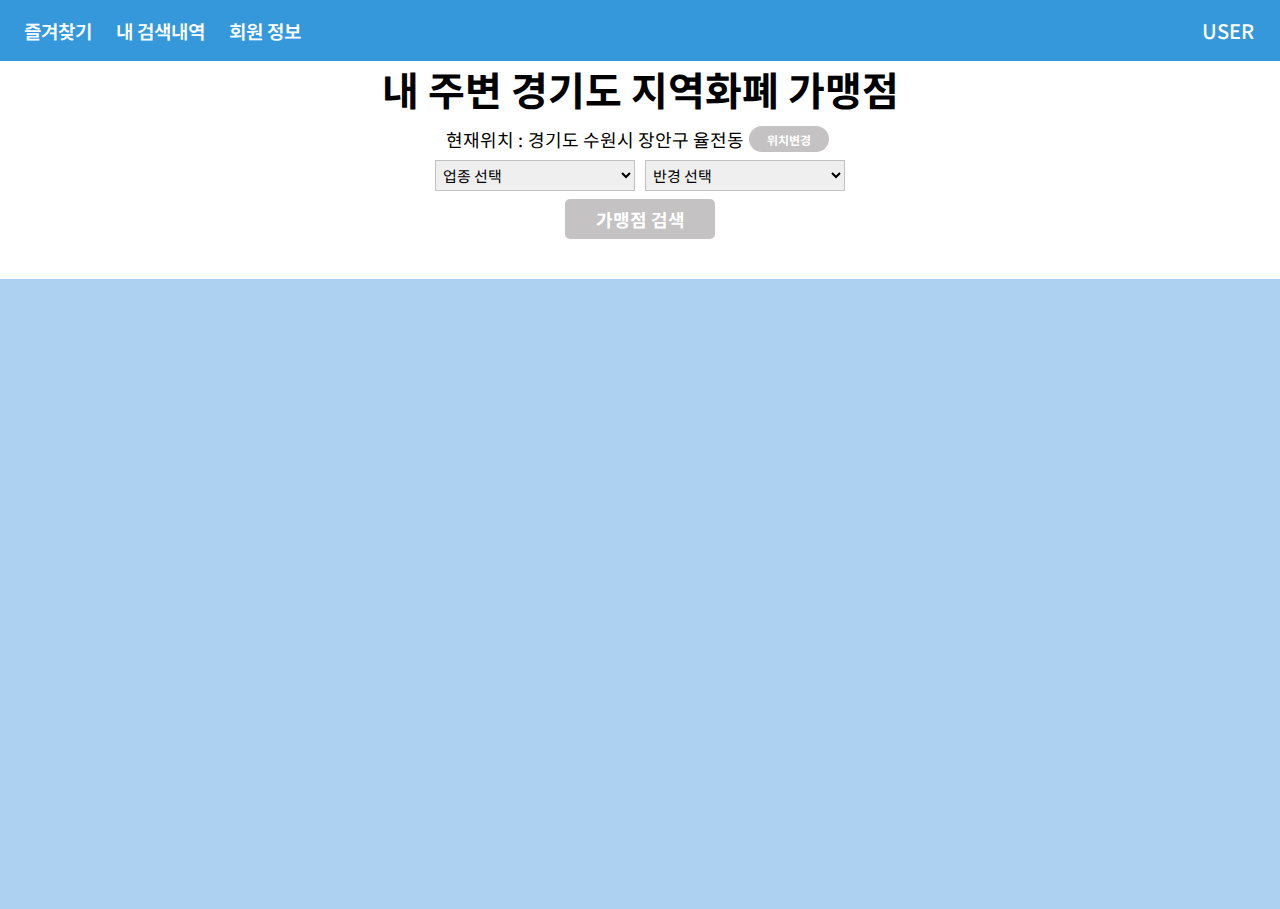
<file: html/index.html>
<!DOCTYPE html>
<html lang="KR">
<head>
<meta charset="UTF-8" />
<meta http-equiv="X-UA-Compatible" content="IE=edge" />
<meta name="viewport" content="width=device-width, initial-scale=1.0"/>
<link rel="stylesheet" href="../css/style.css" />
<link rel="stylesheet" href="../css/store_list.css" />
<link rel="stylesheet" href="../css/search_history.css" />
<link rel="stylesheet" href="../css/kakaomap.css" />
<!-- <link rel="stylesheet" href="../css/default.css"> -->
<link rel="stylesheet"
	href="https://use.fontawesome.com/releases/v5.15.3/css/all.css"
	integrity="sha384-SZXxX4whJ79/gErwcOYf+zWLeJdY/qpuqC4cAa9rOGUstPomtqpuNWT9wdPEn2fk"
	crossorigin="anonymous" />
<link rel="preconnect" href="https://fonts.gstatic.com" />
<link
	href="https://fonts.googleapis.com/css2?family=Noto+Sans+KR:wght@300;400;700&display=swap"
	rel="stylesheet" />
<script type="text/javascript" src="../js/includeHTML.js"></script>
<title>내 주변 경기도 지역화폐 가맹점</title>
</head>
<body>
	<!-- header load -->
	<div include-html="header.html"></div>

	<!-- main start -->
	<main>
		<!-- main/menu -->
    <div class="menu_sec" id="menu_sec">
      <div class="menu_deco">
        <div class="menu favorites mid" id="favorites">
          <div class="title_fix">
            <h3>즐겨찾기</h3>
          </div>
          <div include-html="store_list.html"></div>
          <div include-html="store_list.html"></div>
          <div include-html="store_list.html"></div>
          <div include-html="store_list.html"></div>
          <div include-html="store_list.html"></div>
          <div include-html="store_list.html"></div>
          <div include-html="store_list.html"></div>
          <div include-html="store_list.html"></div>
          <div include-html="store_list.html"></div>

          <script>
            includeHTML();
          </script>
        </div>
        <div class="menu search_history mid" id="search_history">
          <div class="title_fix all_dlt_btn">
            <h3>내 검색 내역</h3>
          </div>
          <div include-html="search_history.html"></div>
          <div include-html="search_history.html"></div>
          <div include-html="search_history.html"></div>
          <div include-html="search_history.html"></div>
          <div include-html="search_history.html"></div>
          <div include-html="search_history.html"></div>
          <div include-html="search_history.html"></div>
        </div>
      </div>
    </div>
		
		<!-- 로딩 이미지 -->
    <img class="loading-image" src="../img/loadingImg.gif"></img>

    <!-- main/search main -->
    <div class="search_sec" id="search_sec">
      <div class="logo">
        <a class="logo_a" href="#">
          <i class="fas fa-won-sign"></i>
          <span>내 주변 경기도 지역화폐 가맹점</span>
        </a>
      </div>
      <div class="search">
        <div class="search_area_div">
          <label>현재위치 :</label>
          <label>경기도 수원시 장안구 율전동</label>
          <button class="area_change_btn">위치변경</button>
        </div>
        <div class="search_select_div">
          <select name="sectors" id="sectors-select">
            <option value="">업종 선택</option>
            <option value="">1</option>
            <option value="">2</option>
          </select>
          <select name="sectors" id="sectors-select">
            <option value="">반경 선택</option>
            <option value="">1km</option>
            <option value="">3km</option>
            <option value="">5km</option>
          </select>
        </div>
        <div class="search_button_div">
          <button class="search_button">가맹점 검색</button>
        </div>
      </div>
    </div>
    <div class="map_sec">
      <div class="map" id="map"></div>
      <script type="text/javascript"
        src="//dapi.kakao.com/v2/maps/sdk.js?appkey=&libraries=services"></script>
      <script type="text/javascript" src="../js/kakao_map.js"></script>
    </div>
  </main>
	<!-- main -->
	<!-- footer start -->
	<footer></footer>
	<script type="text/javascript" src="../js/header.js"></script>
	<script type="text/javascript" src="../js/main.js"></script>
</body>
</html>
</file>
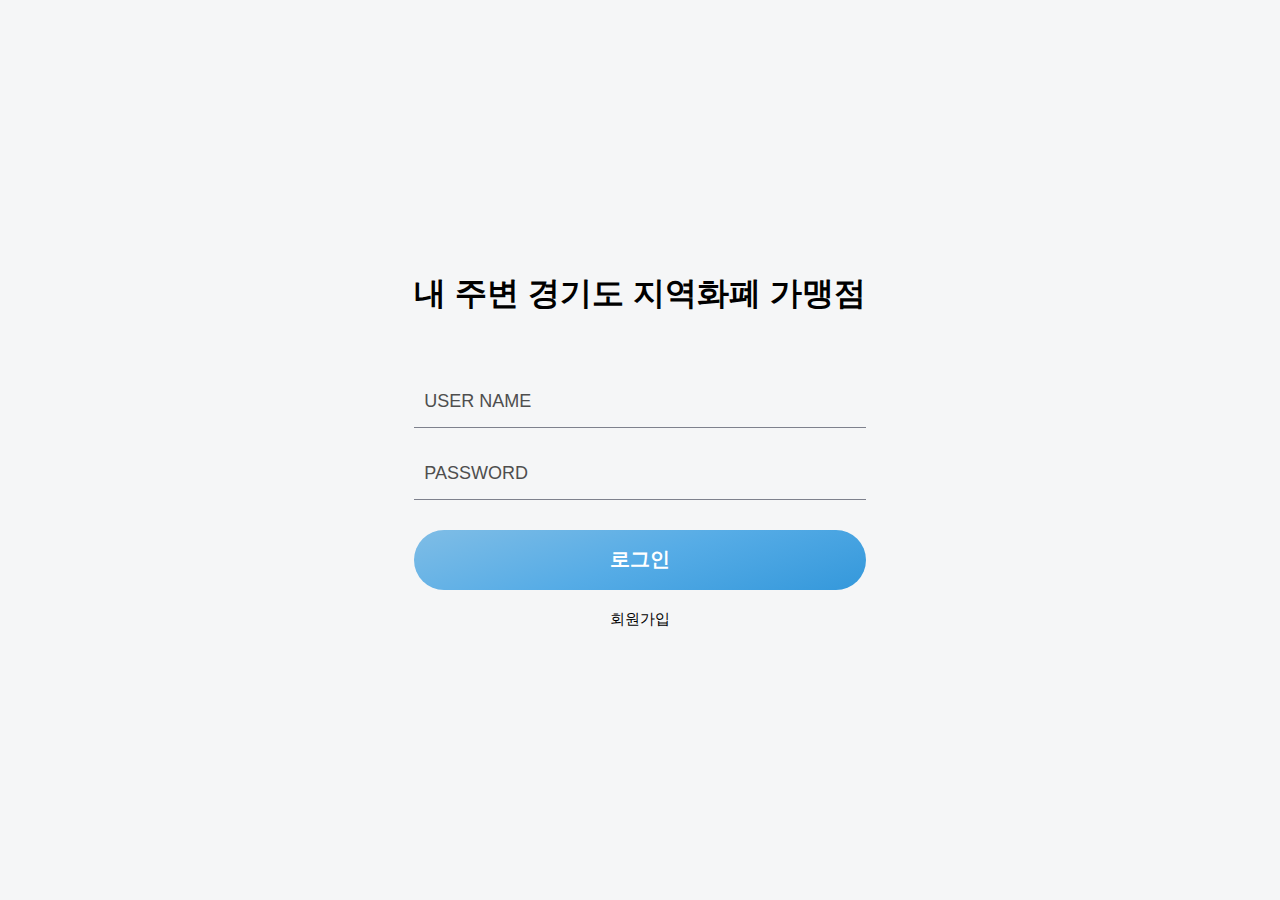
<file: html/log_in.html>
<!DOCTYPE html>
<html lang="ko">
  <head>
    <meta charset="UTF-8" />
    <title>내 주변 경기도 지역화폐 가맹점 로그인</title>
    <link rel="stylesheet" href="../css/log_in.css" />
    <script src="http://code.jquery.com/jquery-3.3.1.min.js"></script>
    <link
      rel="stylesheet"
      href="https://use.fontawesome.com/releases/v5.15.3/css/all.css"
      integrity="sha384-SZXxX4whJ79/gErwcOYf+zWLeJdY/qpuqC4cAa9rOGUstPomtqpuNWT9wdPEn2fk"
      crossorigin="anonymous"
    />
  </head>
  <body>
    <section class="login-form">
      <h1>
        <i class="fas fa-won-sign"></i>
        <a href="../html/index.html">내 주변 경기도 지역화폐 가맹점</a>
      </h1>
      <form action="../html/index.html" method="get">
        <div class="int-area">
          <input type="text" name="id" id="id" autocomplete="off" required />
          <label for="id">USER NAME</label>
        </div>
        <div class="int-area">
          <input
            type="password"
            name="pw"
            id="pw"
            autocomplete="off"
            required
          />
          <label for="id">PASSWORD</label>
        </div>
        <div class="btn-area">
          <button id="btn" type="submit">로그인</button>
        </div>
      </form>
      <div class="caption">
        <a href="../html/sign_up.html">회원가입</a>
      </div>
    </section>
    <script src="../js/log_in.js"></script>
  </body>
</html>
</file>
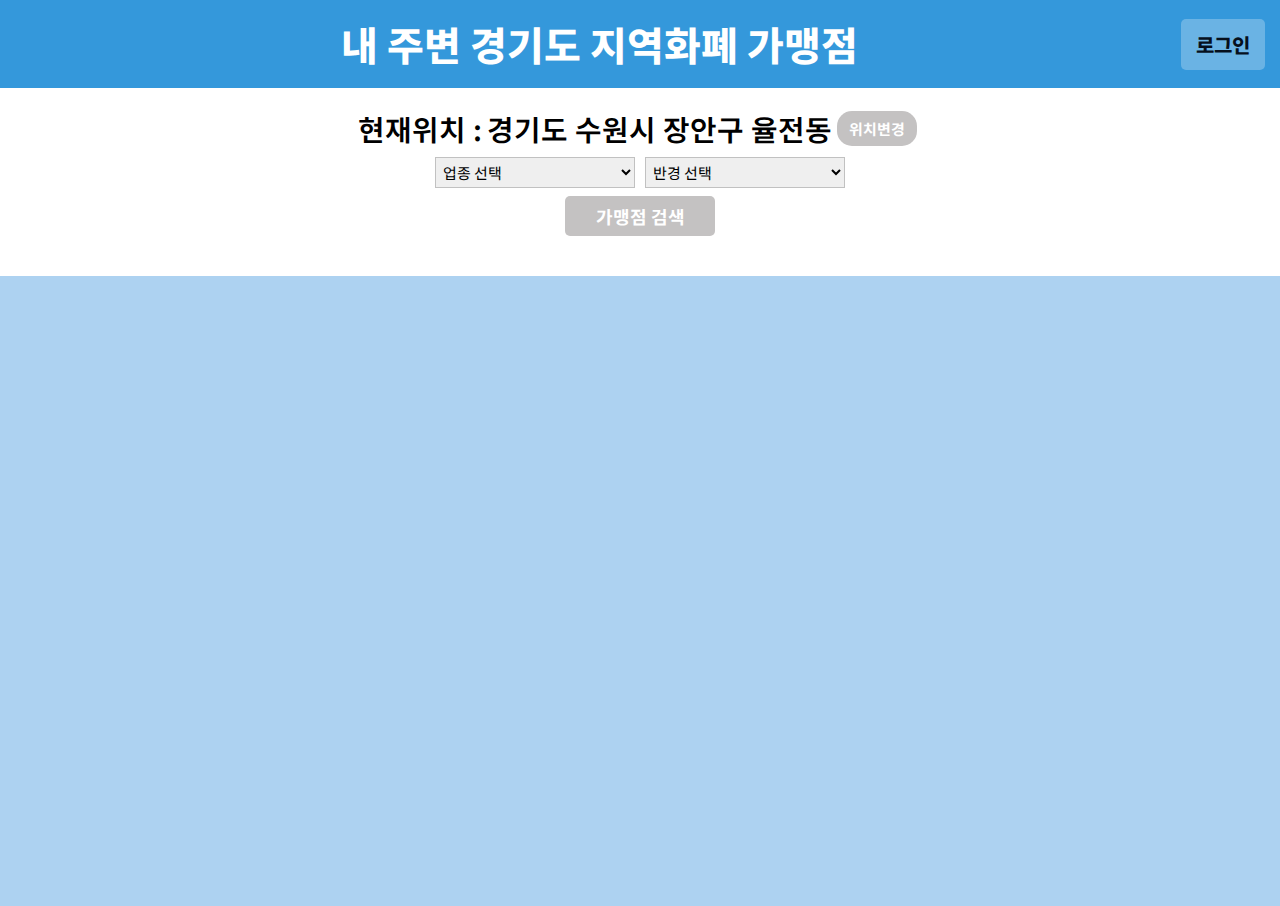
<file: html/nonmeber_header.html>
<!DOCTYPE html>
<html lang="KR">
  <head>
    <meta charset="UTF-8" />
    <meta http-equiv="X-UA-Compatible" content="IE=edge" />
    <meta name="viewport" content="width=device-width, initial-scale=1.0" />
    <link rel="stylesheet" href="../css/nonmember_header.css" />
    <link rel="stylesheet" href="../css/kakaomap.css" />
    <link
      rel="stylesheet"
      href="https://use.fontawesome.com/releases/v5.15.3/css/all.css"
      integrity="sha384-SZXxX4whJ79/gErwcOYf+zWLeJdY/qpuqC4cAa9rOGUstPomtqpuNWT9wdPEn2fk"
      crossorigin="anonymous"
    />
    <link rel="preconnect" href="https://fonts.gstatic.com" />
    <link
      href="https://fonts.googleapis.com/css2?family=Noto+Sans+KR:wght@300;400;700&display=swap"
      rel="stylesheet"
    />
    <script type="text/javascript" src="../js/main.js"></script>
    <title>내 주변 경기도 지역화폐 가맹점</title>
  </head>
  <body>
    <div class="main__header">
      <div class="title__column">
        <a href="nonmeber_header.html">
          <i class="fas fa-won-sign"></i>
          <span>내 주변 경기도 지역화폐 가맹점</span>
        </a>
      </div>
      <div class="login__column">
        <a href="../html/log_in.html">로그인</a>
      </div>
    </div>

    <!-- main start -->
    <main>
      <!-- 로딩 이미지 -->
      <img class="loading-image" src="../img/loadingImg.gif"></img>

      <!-- main/search main -->
      <div class="search_sec" id="search_sec">
        <div class="search">
          <div class="search_area_div">
            <label>현재위치 :</label>
            <label>경기도 수원시 장안구 율전동</label>
            <button class="area_change_btn">위치변경</button>
          </div>
          <div class="search_select_div">
            <select name="sectors" id="sectors-select">
              <option value="">업종 선택</option>
              <option value="">1</option>
              <option value="">2</option>
            </select>
            <select name="sectors" id="sectors-select">
              <option value="">반경 선택</option>
              <option value="">1km</option>
              <option value="">3km</option>
              <option value="">5km</option>
            </select>
          </div>
          <div class="search_button_div">
            <button class="search_button">가맹점 검색</button>
          </div>
        </div>
      </div>
      <div class="map_sec">
        <div class="map" id="map"></div>
        <script type="text/javascript"
          src="//dapi.kakao.com/v2/maps/sdk.js?appkey=2f696dcd122284d8212ec4dcee5b701f&libraries=services"></script>
        <script type="text/javascript" src="../js/kakao_map.js"></script>
      </div>
    </main>
    <!-- main -->
    <!-- footer start -->
    <footer></footer>
  </body>
</html>
</file>
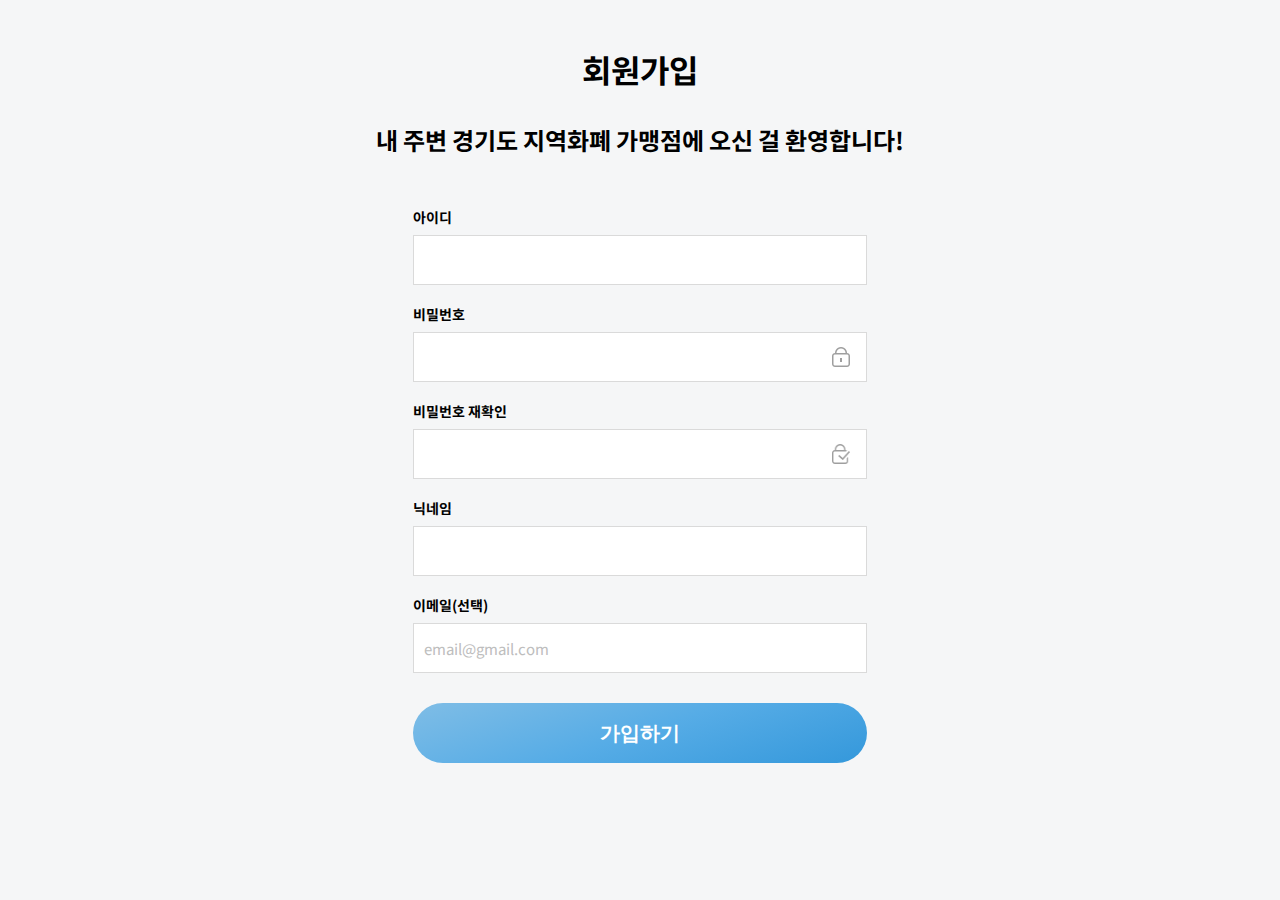
<file: html/sign_up.html>
<!DOCTYPE html>
<html lnag="ko">
  <head>
    <meta charset="UTF-8" />
    <title>내 주변 경기도 지역화폐 가맹점 회원가입</title>
    <link rel="stylesheet" href="../css/sign_up.css" />
    <link rel="preconnect" href="https://fonts.gstatic.com" />
    <link
      href="https://fonts.googleapis.com/css2?family=Noto+Sans+KR:wght@300;400;700&display=swap"
      rel="stylesheet"
    />
  </head>

  <body>
    <!-- wrapper -->
    <section class="signup-form">
      <h1><a href="../html/index.html">회원가입</a></h1>
      <h2>내 주변 경기도 지역화폐 가맹점에 오신 걸 환영합니다!</h2>
      <form class="all-form" action="../html/log_in.html" method="get">
        <div id="content">
          <!-- 아이디 -->
          <div>
            <h3 class="join_title">
              <label for="id">아이디</label>
            </h3>
            <span class="box int_id">
              <input
                type="text"
                id="id"
                class="int"
                maxlength="20"
                autocomplete="off"
                required
              />
            </span>
            <span class="error_next_box"></span>
          </div>

          <!-- 비밀번호 -->
          <div>
            <h3 class="join_title"><label for="pswd1">비밀번호</label></h3>
            <span class="box int_pass">
              <input
                type="text"
                id="pswd1"
                class="int"
                maxlength="20"
                autocomplete="off"
                required
              />
              <span id="alertTxt">사용불가</span>
              <img
                src="../img/m_icon_pass.png"
                id="pswd1_img1"
                class="pswdImg"
              />
            </span>
            <span class="error_next_box"></span>
          </div>

          <!-- 비밀번호 확인 -->
          <div>
            <h3 class="join_title">
              <label for="pswd2">비밀번호 재확인</label>
            </h3>
            <span class="box int_pass">
              <input
                type="text"
                id="pswd2"
                class="int"
                maxlength="20"
                autocomplete="off"
                required
              />
              <img
                src="../img/m_icon_check_disable.png"
                id="pswd2_img1"
                class="pswdImg"
              />
            </span>
            <span class="error_next_box"></span>
          </div>

          <!-- 닉네임 -->
          <div>
            <h3 class="join_title"><label for="name">닉네임</label></h3>
            <span class="box int_name">
              <input
                type="text"
                id="name"
                class="int"
                maxlength="20"
                autocomplete="off"
                required
              />
            </span>
            <span class="error_next_box"></span>
          </div>

          <!-- 이메일 -->
          <div>
            <h3 class="join_title">
              <label for="email">이메일(선택)</label>
            </h3>
            <span class="box int_email">
              <input
                type="text"
                id="email"
                class="int"
                maxlength="100"
                autocomplete="off"
                placeholder="email@gmail.com"
              />
            </span>
            <span class="error_next_box">이메일 주소를 다시 확인해주세요.</span>
          </div>

          <!-- 가입버튼-->
          <div class="btn_area">
            <button type="submit" id="btnJoin">
              <span>가입하기</span>
            </button>
          </div>
        </div>
      </form>
    </section>
    <!-- wrapper -->
    <script src="../js/sign_up.js"></script>
  </body>
</html>
</file>
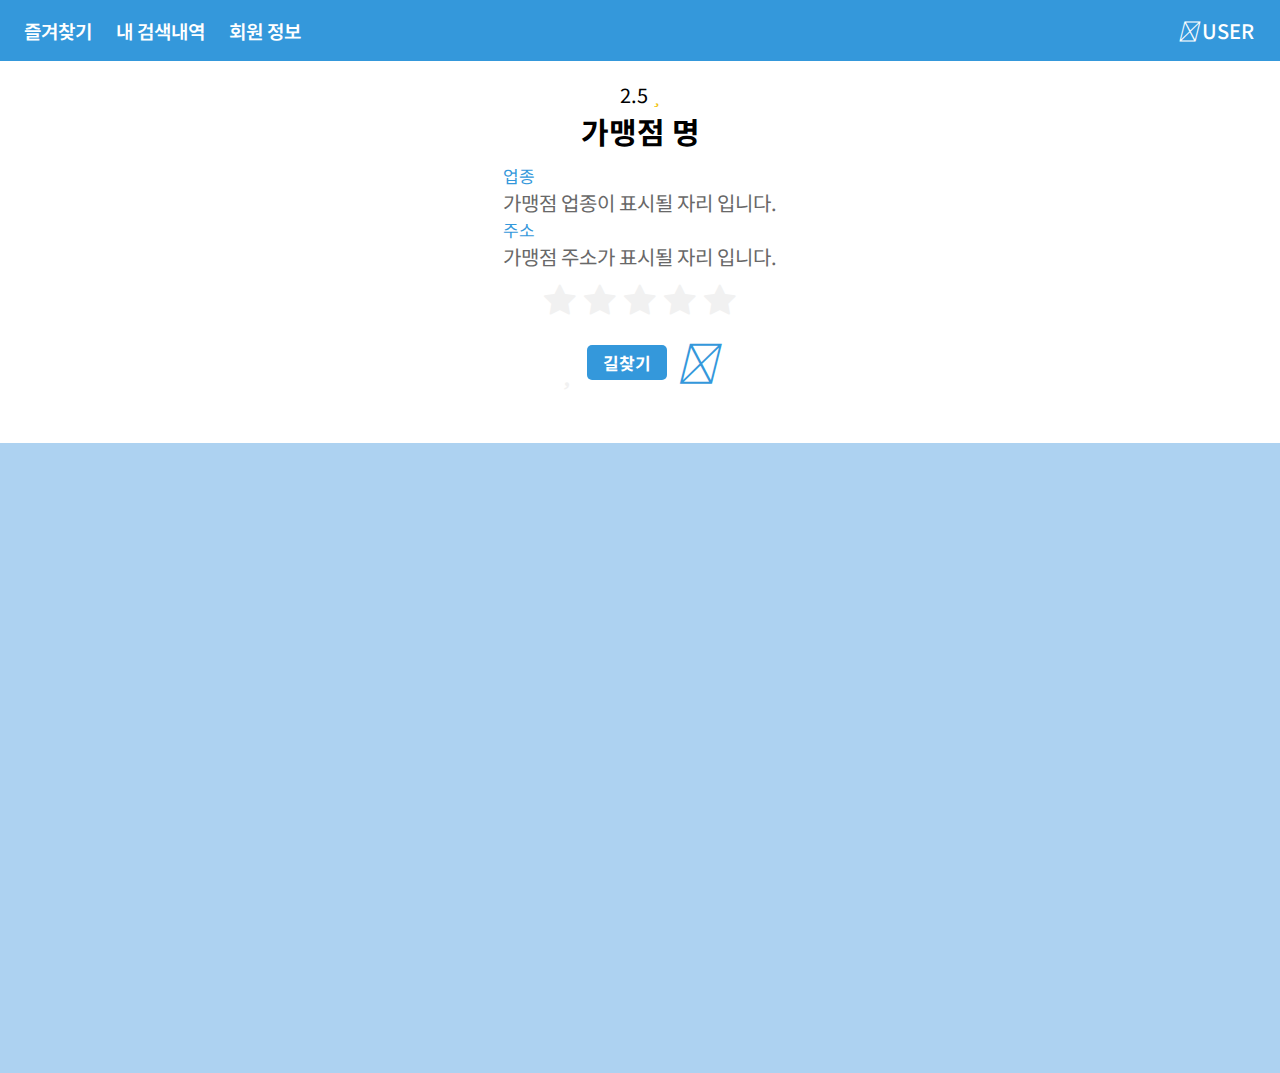
<file: html/store_detail.html>
<!DOCTYPE html>
<html lang="KR">
  <head>
    <meta charset="UTF-8" />
    <meta http-equiv="X-UA-Compatible" content="IE=edge" />
    <meta name="viewport" content="width=device-width, initial-scale=1.0" />
    <!-- <link rel="stylesheet" href="../css/style.css" /> -->
    <link rel="stylesheet" href="../css/style.css" />
    <link rel="stylesheet" href="../css/kakaomap.css" />
    <link rel="stylesheet" href="../css/store_detail.css" />
    <link
      rel="stylesheet"
      href="https://cdnjs.cloudflare.com/ajax/libs/font-awesome/4.7.0/css/font-awesome.css"
      integrity="sha512-5A8nwdMOWrSz20fDsjczgUidUBR8liPYU+WymTZP1lmY9G6Oc7HlZv156XqnsgNUzTyMefFTcsFH/tnJE/+xBg=="
      crossorigin="anonymous"
      referrerpolicy="no-referrer"
    />
    <link
      rel="stylesheet"
      href="https://use.fontawesome.com/releases/v5.15.3/css/all.css"
      integrity="sha384-SZXxX4whJ79/gErwcOYf+zWLeJdY/qpuqC4cAa9rOGUstPomtqpuNWT9wdPEn2fk"
      crossorigin="anonymous"
    />
    <link rel="preconnect" href="https://fonts.gstatic.com" />
    <link
      href="https://fonts.googleapis.com/css2?family=Noto+Sans+KR:wght@300;400;700&display=swap"
      rel="stylesheet"
    />
    <script type="text/javascript" src="../js/main.js"></script>
    <script type="text/javascript" src="../js/includeHTML.js"></script>
    <title>내 주변 경기도 지역화폐 가맹점</title>
  </head>
  <body>
    <!-- header load -->
    <div include-html="header.html"></div>
    <script type="text/javascript" src="../js/header.js"></script>

    <!-- main start -->
    <main>
      <!-- menu -->
      <div class="menu_sec" id="menu_sec">
        <div class="menu_deco">
          <div class="menu favorites mid" id="favorites">
            <div class="title_fix">
              <h3>즐겨찾기</h3>
            </div>
            <div include-html="store_list.html"></div>
            <div include-html="store_list.html"></div>
            <div include-html="store_list.html"></div>
            <div include-html="store_list.html"></div>
            <div include-html="store_list.html"></div>
            <script>
              includeHTML();
            </script>
          </div>
          <div class="menu search_history mid" id="search_history">
            <div class="title_fix">
              <h3>내 검색 내역</h3>
            </div>
            <div include-html="search_history.html"></div>
          </div>
        </div>
      </div>

      <!-- store detail main -->
      <div class="store_detail_main">
        <!-- 점수 -->
        <div class="detail_star_div">
          <span class="detail_star_score">2.5</span>
          <i class="fas fa-star"></i>
        </div>

        <div class="store_name_div">
          <span class="store_name">가맹점 명</span>
        </div>

        <div class="store_info_div">
          <ul class="store_info_ul">
            <li class="store_text">업종</li>
            <li class="store_info_li" id="store_sector">
              가맹점 업종이 표시될 자리 입니다.
            </li>
            <li class="store_text">주소</li>
            <li class="store_info_li" id="store_addr">
              가맹점 주소가 표시될 자리 입니다.
            </li>
          </ul>
        </div>

        <div class="star_review_div">
          <div class="rating">
            <input type="radio" name="store_review" id="" />
            <input type="radio" name="store_review" id="" />
            <input type="radio" name="store_review" id="" />
            <input type="radio" name="store_review" id="" />
            <input type="radio" name="store_review" id="" />
            <input type="radio" name="store_review" id="" />
            <input type="radio" name="store_review" id="" />
            <input type="radio" name="store_review" id="" />
            <input type="radio" name="store_review" id="" />
            <input type="radio" name="store_review" id="" />
          </div>
        </div>

        <div class="store_buttons_div">
          <i class="fas fa-heart"></i>
          <button id="find_road">길찾기</button>
          <span id="share_kakao"><i class="fas fa-share-alt-square"></i></span>
        </div>
      </div>
      <!-- map -->
      <div class="map_sec">
        <div class="map" id="map"></div>
        <script
          type="text/javascript"
          src="//dapi.kakao.com/v2/maps/sdk.js?appkey=&libraries=services"
        ></script>
        <script type="text/javascript" src="../js/kakao_map.js"></script>
      </div>
    </main>
    <script src="//developers.kakao.com/sdk/js/kakao.min.js"></script>
    <script src="../js/store_detail.js"></script>
  </body>
</html>
</file>
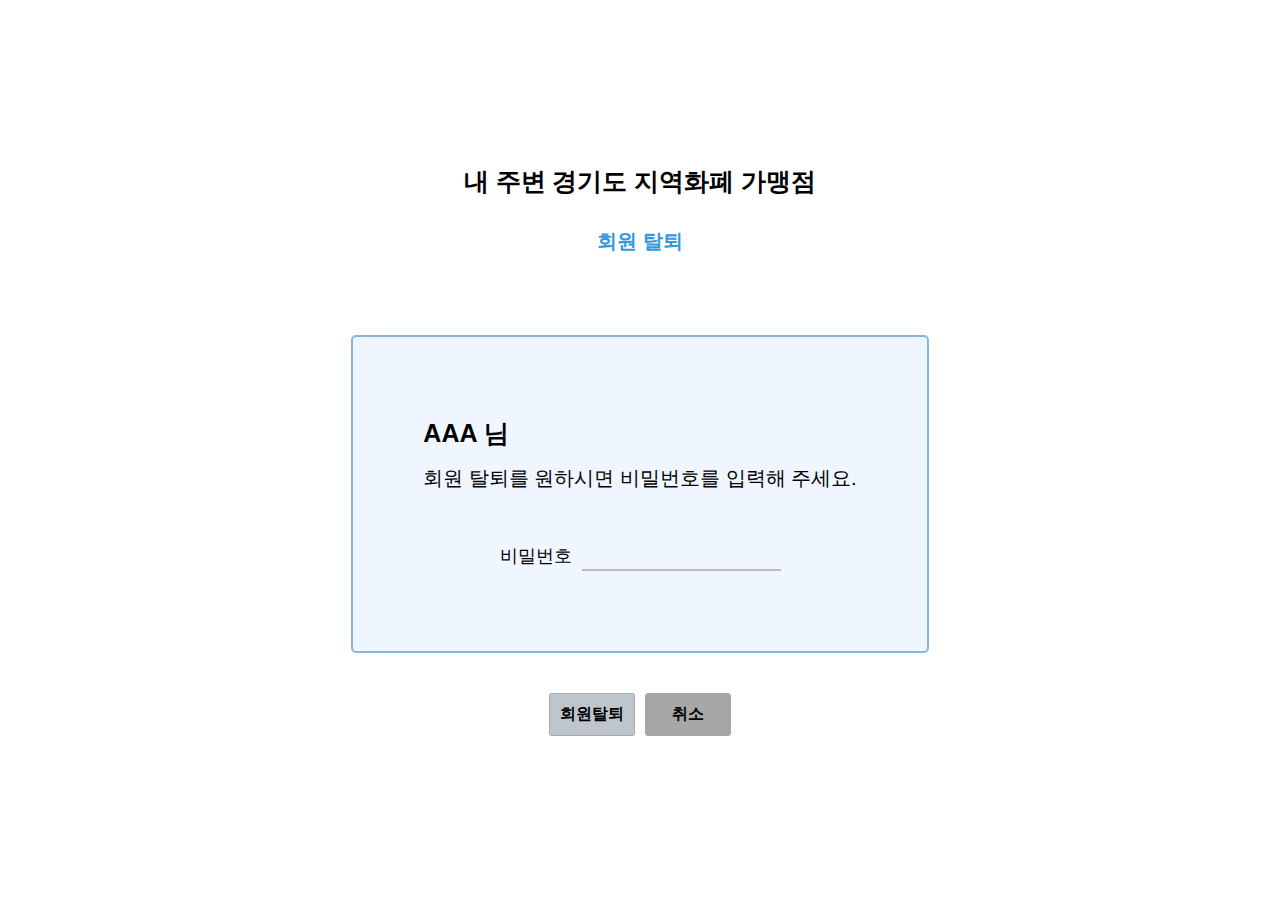
<file: html/user_delete.html>
<!--
  <%@ page language="java" contentType="text/html; charset=UTF-8"
    pageEncoding="UTF-8"%>
-->    
<!--로그인 세션 없으면 이 페이지는 들어 올 수 없음-->
<!DOCTYPE html>
<html lang="kr">
  <head>
    <meta charset="UTF-8" />
    <meta http-equiv="X-UA-Compatible" content="IE=edge" />
    <meta name="viewport" content="width=device-width, initial-scale=1.0" />
    <title>회원 탈퇴</title>
    <link rel="stylesheet" href="../css/user_delete.css" />
    <link rel="stylesheet" href="../css/style.css" />
    <script type="text/javascript" src="../js/includeHTML.js"></script>
    <link
      rel="stylesheet"
      href="https://use.fontawesome.com/releases/v5.15.3/css/all.css"
      integrity="sha384-SZXxX4whJ79/gErwcOYf+zWLeJdY/qpuqC4cAa9rOGUstPomtqpuNWT9wdPEn2fk"
      crossorigin="anonymous"
    />
  </head>
  <body>
    <div include-html="header.html"></div>
    <div id="wrap">
      <!-- <div id="header">
        <jsp:include page="Header.jsp" />
      </div> -->
      <div id="main">
        <div class="delete_header">
          <h1>
            <i class="fas fa-won-sign"></i>
            <a href="../html/index.html">내 주변 경기도 지역화폐 가맹점</a>
          </h1>
          <h2>회원 탈퇴</h2>
          <form class="delete_form" action="#" method="post">
            <div class="wrap_border">
              <div class="user_column">
                <div class="user_name">
                  <h3><!-- <%=memberBean.getId()%> --> AAA 님</h3>
                  <p>회원 탈퇴를 원하시면 비밀번호를 입력해 주세요.</p>
                </div>
              </div>
              <!--비밀번호 입력-->
              <div class="user_column user_pw_column">
                <label class="control_label" for="password">비밀번호</label>
                <input class="form_control" type="password" id="password" name="password" required/>
              </div>
            </div>    
            <!--탈퇴/취소버튼-->
            <div class="user_btn_column">
              <input id="delete_btn" type="submit" value="회원탈퇴"/>
              <input id="cancel_btn" type="button" value="취소" onclick="location.href='#'"/><!--회원정보 페이지로 이동-->
            </div>    
          </form>
        </div><!--delete_header-->
        <div id="footer"></div>
      </div> <!--main-->
    </div> <!--wrap-->
    <script type="text/javascript" src="../js/header.js"></script>
  </body>
</html>
</file>
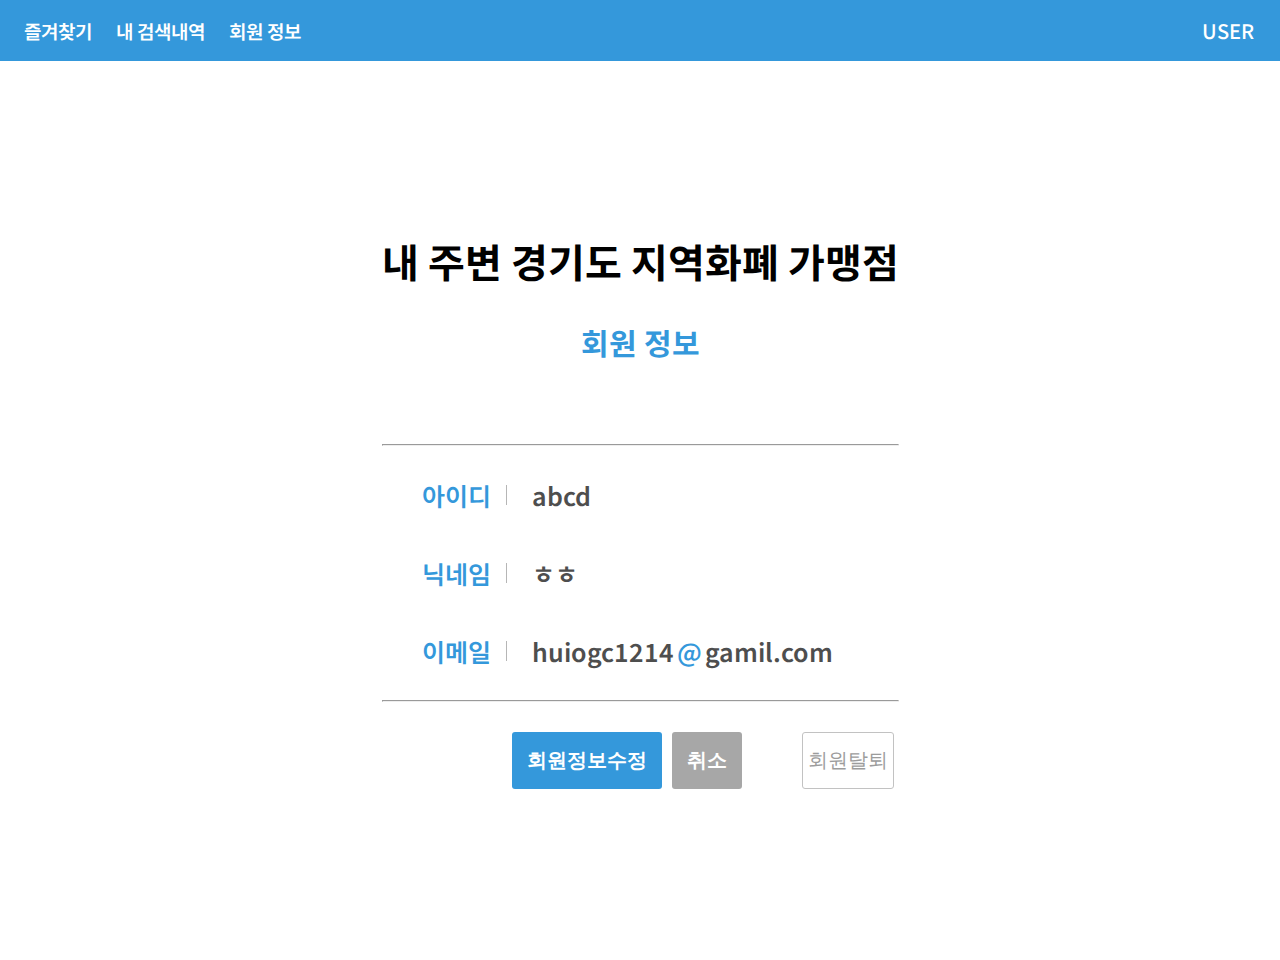
<file: html/user_info.html>
<!DOCTYPE html>
<html lang="KR">
  <head>
    <meta charset="UTF-8" />
    <meta http-equiv="X-UA-Compatible" content="IE=edge" />
    <meta name="viewport" content="width=device-width, initial-scale=1.0" />
    <title>내 회원 정보 / 내 주변 경기도 지역화폐 가맹점</title>
    <link rel="stylesheet" href="../css/user_info.css" />
    <link
      rel="stylesheet"
      href="https://use.fontawesome.com/releases/v5.15.3/css/all.css"
      integrity="sha384-SZXxX4whJ79/gErwcOYf+zWLeJdY/qpuqC4cAa9rOGUstPomtqpuNWT9wdPEn2fk"
      crossorigin="anonymous"
    />
    <script type="text/javascript" src="../js/includeHTML.js"></script>
    <link
      href="https://fonts.googleapis.com/css2?family=Noto+Sans+KR:wght@300;400;700&display=swap"
      rel="stylesheet"
    />
  </head>
  <body>
    <div include-html="header.html"></div>
    <script type="text/javascript" src="../js/header.js"></script>
    <main>
      <div class="menu_sec" id="menu_sec">
        <div class="menu_deco">
          <div class="menu favorites mid" id="favorites">
            <div class="title_fix">
              <h3>즐겨찾기</h3>
            </div>
            <div include-html="store_list.html"></div>
            <div include-html="store_list.html"></div>
            <div include-html="store_list.html"></div>
            <div include-html="store_list.html"></div>
            <div include-html="store_list.html"></div>
            <script>
              includeHTML();
            </script>
          </div>
          <div class="menu search_history mid" id="search_history">
            <div class="title_fix all_dlt_btn">
              <h3>내 검색 내역</h3>
            </div>
          </div>
        </div>
      </div>

      <section class="all_user_info">
        <div class="all_user_info_wrap">
          <h1>
            <i class="fas fa-won-sign"></i>
            <a href="../html/index.html">내 주변 경기도 지역화폐 가맹점</a>
          </h1>
          <h2>회원 정보</h2>
          <hr />
          <div id="modify_user_info" class="my_page_content">
            <div class="user_column">
              <div class="title title_space">아이디</div>
              <div class="divider"></div>
              <div class="info_content">
                abcd<!-- <%=memberBean.getId()%> -->
              </div>
            </div>
            <div class="user_column">
              <div class="title title_space">닉네임</div>
              <div class="divider"></div>
              <div class="info_content">ㅎㅎ</div>
            </div>
            <div class="user_column">
              <div class="title title_space">이메일</div>
              <div class="divider"></div>
              <div class="info_content">
                <!-- <%=memberBean.getEmail1()%> -->huiogc1214
                <div class="email_space">@</div>
                <!-- <%=memberBean.getEmail2()%> -->gamil.com
              </div>
            </div>
          </div>
          <hr />
          <div class="user_btns">
            <div class="wrap_btns">
              <input
                id="modify_btn"
                type="button"
                value="회원정보수정"
                onclick="changeForm(0)"
              />
              <input
                id="cancel_btn"
                type="button"
                value="취소"
                onclick="changeForm(1)"
              />
            </div>
            <input
              id="delete_btn"
              type="button"
              value="회원탈퇴"
              onclick="changeForm(2)"
            />
          </div>
        </div>
      </section>
    </main>
    <footer></footer>
  </body>
</html>
</file>
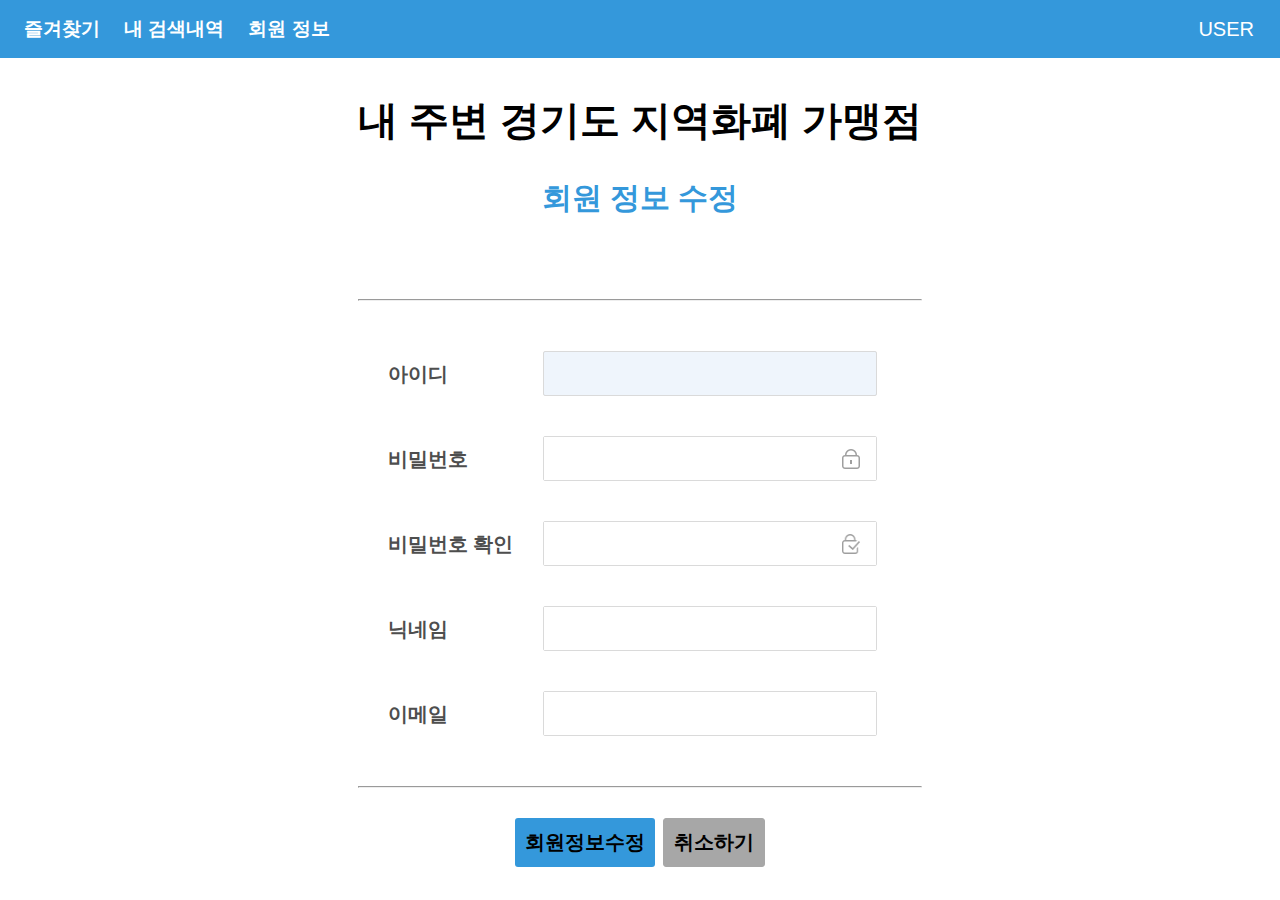
<file: html/user_info_modify.html>
<!DOCTYPE html>
<html lang="kr">
  <head>
    <meta charset="UTF-8" />
    <meta http-equiv="X-UA-Compatible" content="IE=edge" />
    <meta name="viewport" content="width=device-width, initial-scale=1.0" />
    <script type="text/javascript" src="../js/main.js"></script>
    <script type="text/javascript" src="../js/includeHTML.js"></script>
    <link rel="stylesheet" href="../css/user_info_modify.css" />
    <link
      rel="stylesheet"
      href="https://use.fontawesome.com/releases/v5.15.3/css/all.css"
      integrity="sha384-SZXxX4whJ79/gErwcOYf+zWLeJdY/qpuqC4cAa9rOGUstPomtqpuNWT9wdPEn2fk"
      crossorigin="anonymous"
    />
    <title>회원 정보 수정</title>
  </head>
  <body>
    <!-- header -->
    <div include-html="header.html"></div>
    <script type="text/javascript" src="../js/header.js"></script>
    <!-- header 상단 메뉴 -->
    <main>
      <div class="menu_sec" id="menu_sec">
        <div class="menu_deco">
          <div class="menu favorites mid" id="favorites">
            <div class="title_fix">
              <h3>즐겨찾기</h3>
            </div>
            <div include-html="store_list.html"></div>
            <div include-html="store_list.html"></div>
            <div include-html="store_list.html"></div>
            <div include-html="store_list.html"></div>
            <div include-html="store_list.html"></div>
            <script>
              includeHTML();
            </script>
          </div>
          <div class="menu search_history mid" id="search_history">
            <div class="title_fix all_dlt_btn">
              <h3>내 검색 내역</h3>
            </div>
          </div>
        </div>
      </div>

      <!-- 회원 정보 수정 form -->
      <section class="all_user_info">
        <div class="all_user_info_wrap">
          <h1>
            <i class="fas fa-won-sign"></i>
            <a href="../html/index.html">내 주변 경기도 지역화폐 가맹점</a>
          </h1>
          <h2>회원 정보 수정</h2>
          <hr />
          <form id="all_form" action="#" method="post">
            <div id="content">
              <!-- 아이디 변경불가 -->
              <div class="user_column">
                <div class="title_column">
                  <div class="title">아이디</div>
                  <i class="fas fa-star-of-life fa-xs"></i>
                </div>
                <div class="error_area">
                  <div class="box int_id">
                    <input type="text" id="id" class="int" value="" readonly />
                    <!-- 아이디를 변경 불가능 하므로 readonly사용 -->
                  </div>
                </div>
              </div>

              <!-- 비밀번호 변경가능(필수) -->
              <div class="user_column">
                <div class="title_column">
                  <div class="title">비밀번호</div>
                  <i class="fas fa-star-of-life fa-xs"></i>
                </div>
                <div class="error_area">
                  <div class="box int_pass">
                    <input
                      type="password"
                      id="pswd1"
                      class="int"
                      maxlength="20"
                      value=""
                      autocomplete="off"
                      required
                    />
                    <span id="alertTxt">사용불가</span>
                    <img
                      src="../img/m_icon_pass.png"
                      id="pswd1_img1"
                      class="pswdImg"
                    />
                  </div>
                  <span class="error_next_box"></span>
                </div>
              </div>

              <!-- 비밀번호 확인 필수 -->
              <div class="user_column">
                <div class="title_column">
                  <div class="title">비밀번호 확인</div>
                  <i class="fas fa-star-of-life fa-xs"></i>
                </div>
                <div class="error_area">
                  <div class="box int_pass_check">
                    <input
                      type="password"
                      id="pswd2"
                      class="int"
                      maxlength="20"
                      value=""
                      autocomplete="off"
                      required
                    />
                    <img
                      src="../img/m_icon_check_disable.png"
                      id="pswd2_img1"
                      class="pswdImg"
                    />
                  </div>
                  <span class="error_next_box"></span>
                </div>
              </div>
              <!-- 닉네임 필수 -->
              <div class="user_column">
                <div class="title_column">
                  <div class="title">닉네임</div>
                  <i class="fas fa-star-of-life fa-xs"></i>
                </div>
                <div class="error_area">
                  <div class="box int_name">
                    <input
                      type="text"
                      id="name"
                      class="int"
                      maxlength="20"
                      value=""
                      autocomplete="off"
                      required
                    />
                  </div>
                  <span class="error_next_box"></span>
                </div>
              </div>
              <!-- 이메일 필수X -->
              <div class="user_column">
                <div class="title_column">이메일</div>
                <div class="error_area">
                  <div class="box int_email">
                    <input
                      type="text"
                      id="email"
                      class="int"
                      maxlength="100"
                      value=""
                      autocomplete="off"
                    />
                  </div>
                  <span class="error_next_box"
                    >이메일 주소를 다시 확인해주세요.</span
                  >
                </div>
              </div>
            </div>
            <hr />
            <!--회원정보수정/취소 버튼-->
            <div class="wrap_btns">
              <input
                id="modify_btn"
                type="submit"
                value="회원정보수정"
                onclick=""
              />
              <input
                id="cancel_btn"
                type="button"
                value="취소하기"
                onclick="changeForm(1)"
              />
            </div>
          </form>
        </div>
      </section>
    </main>
    <script src="../js/user_info_modify.js"></script>
    <script src="../js/header.js"></script>
  </body>
</html>
</file>
<file: css/style.css>
@charset "EUC-KR";

* {
  font-family: "Noto Sans KR", sans-serif;
}
html {
  font-size: 10px;
  font-family: "Noto Sans KR", sans-serif;
  /* min-width: 100rem; */
}
body {
  margin: 0;
  overflow: hidden;
}

ul {
  list-style: none;
  padding-left: 0;
}
header {
  width: 100%;
  position: fixed;
  top: 0;
  box-sizing: border-box;
  background-color: #3498db;
  z-index: 1;
}

a {
  text-decoration: none;
  color: black;
}

button {
  border: none;
  outline: none;
  cursor: pointer;
}

select::-ms-expand {
  display: none;
}

select {
  cursor: pointer;
  outline: none;
  border-color: rgba(153, 153, 153, 0.527);
}

/*header*/
.wrap_header {
  display: flex;
  justify-content: space-between;
}

/* navbar */
.navbar {
  display: flex;
  justify-content: space-between;
  align-items: center;
  padding: 8px 12px;
  font-size: 1.9rem;
  font-weight: 600;
  width: 100%;
}
.navbar_toggleBtn {
  display: none;
}
.navbar_menu {
  display: flex;
  padding-left: 0;
}
.navbar_menu a {
  color: white;
}

.navbar_menu li {
  padding: 8px 12px;
}

.navbar li:hover,
.wrap_user:hover {
  background-color: rgba(255, 255, 255, 0.329);
  border-radius: 5px;
  cursor: pointer;
}

/* user profile */
.user_area {
  display: flex;
  /* padding: 8px 12px; */
  font-size: 1.7rem;
  font-weight: 500;
}
.wrap_user {
  width: 100%;
  display: flex;
  align-items: center;
  justify-content: space-between;
  padding: 8px 12px;
  color: white;
}
.wrap_user i,
.wrap_user span {
  font-size: 2rem;
}
.wrap_user span {
  padding: 0 2px;
}
.user_area .user_menu {
  position: absolute;
  top: 120px;
  width: 200px;
  height: 270px;
  right: 15px;
  background: rgba(227, 229, 231, 0.966);
  border-radius: 20px;
  transition: 0.5s;
  text-align: center;
  display: none;
  /* visibility: hidden; */
  opacity: 0;
}
.user_area .user_menu.active {
  top: 80px;
  display: block;
  /* visibility: visible; */
  opacity: 1;
  cursor: pointer;
  z-index: 1;
}
.user_area .user_menu::before {
  content: "";
  position: absolute;
  top: -5px;
  right: 28px;
  width: 20px;
  height: 20px;
  background: rgba(227, 229, 231, 0.966);
  transform: rotate(45deg);
}
.user_menu > i,
.user_menu > span {
  display: block;
  font-size: 2rem;
}
.user_menu > span {
  padding: 10px;
  font-weight: 600;
}
.user_menu .fa-smile {
  margin: 40px 0 10px 0;
  font-size: 9rem;
  color: #3498db;
}
.log-out {
  display: flex;
  justify-content: center;
  color: rgba(41, 39, 39, 0.651);
  padding-top: 10px;
}
.btn_log_out {
  font-size: 2rem;
  font-weight: 600;
  display: flex;
  align-items: center;
  padding: 5px;
  cursor: pointer;
}
.log-out i {
  font-size: 1.5em;
  margin-right: 10px;
  color: rgba(238, 188, 95, 0.993);
}
.btn_log_out:hover {
  background-color: rgba(255, 255, 255, 0.644);
  border-radius: 5px;
  cursor: pointer;
}

/* logo */
.logo {
  font-size: 40px;
  font-weight: bold;
  display: flex;
  justify-content: center;
}
/* 왼쪽 메뉴 화면 */
.menu_sec {
  display: none;
  float: left;
  width: 100%;
  max-width: 460px;
  height: 100vh;
  background-color: #ddf1ff;
  box-shadow: 1px 0 2px rgb(0 0 0 / 25%);
  overflow: auto;
  padding: 20px;
}
.menu_sec.active {
  display: block;
}
.menu_deco {
  display: flex;
  justify-content: center;
}
.menu {
  display: none;
  padding-bottom: 70px;
}
.menu.active {
  display: block;
}
.menu .title_fix {
  width: 100%;
  padding: 10px 0;
  text-align: center;
  font-size: 2rem;
}

/* loding 화면  */
.loading-image {
  display: none;
}
.loading-image.active {
  position: absolute;
  z-index: 100;
  top: 50%;
  left: 50%;
  background-color: rgba(255, 255, 255, 0.9);
  border-radius: 100%;
  margin-left: -140px;
  display: block;
}
/* 오른쪽 가맹점 검색 메인 화면 */
main {
  padding-top: 60px;
  width: 100%;
}
.search_sec {
  font-size: 1.8rem;
  display: flex;
  flex-direction: column;
  justify-content: center;
  margin-bottom: 20px;
}
.search > div {
  display: flex;
  justify-content: center;
  padding-top: 8px;
}
.search_sec > i,
.search_sec > span {
  display: inline;
}
.logo_a > span {
  font-size: 40px;
}
.search_area_div * {
  margin-right: 5px;
}
.search_area_div button {
  background: #c4c2c2;
  border-radius: 15px;
  color: white;
  display: block;
  font-size: 1.2rem;
  font-weight: bold;
  width: 8rem;
  transition: all 0.3s;
}
.search_area_div button:hover {
  background: #1abc9c;
}
.search_select_div select {
  padding: 3px;
  width: 200px;
  margin: 0 5px;
  font-size: 1.5rem;
}
.search_button_div button {
  background: #c4c2c2;
  border-radius: 5px;
  color: white;
  display: block;
  font-size: 1.8rem;
  font-weight: bold;
  width: 15rem;
  height: 4rem;
  transition: all 0.3s;
}

.search_button_div button:hover {
  background: #3498db;
}
/* 반응형 */

/* 모바일 가로 */
@media screen and (min-width: 480px) and (max-width: 768px) {
  html {
    font-size: 0.6rem;
  }
  body {
    overflow: auto;
  }
  main {
    padding-top: 30px;
  }
  .wrap_user {
    padding: 3px;
  }
  .navbar {
    padding: 5px 7px;
  }
  .navbar_menu {
    display: none;
    width: 100%;
    flex-direction: column;
    align-items: center;
  }
  .navbar_menu li {
    width: 80%;
    text-align: center;
    font-size: 1.5rem;
  }
  .navbar.active {
    width: 100%;
  }
  .navbar_menu.active {
    display: flex;
    transition: transform 300ms cubic-bezier(0.4, 0, 0.2, 1);
  }
  .user_area.active {
    display: none;
  }
  .navbar_toggleBtn {
    display: block;
    font-size: larger;
    color: white;
    transition: all ease 0.5s;
  }
  .navbar_toggleBtn:hover {
    transform: rotate(90deg);
  }
  .user_area {
    padding: 0;
  }
  .user_name {
    display: none;
  }
  .logo span,
  .logo i {
    font-size: 2.5rem;
  }
  .area_change_btn {
    margin-left: 5px;
  }
  .search > div {
    padding-top: 5px;
  }
} /* 모바일 가로 끝 */

/* 모바일 세로 */
@media all and (max-width: 479px) {
  html {
    font-size: 0.6rem;
    overflow: hidden;
  }
  body {
    overflow: hidden;
    max-width: 100%;
  }
  main {
    padding-top: 30px;
  }
  .wrap_user {
    padding: 3px;
  }
  .navbar {
    padding: 5px 7px;
  }
  .navbar_menu {
    display: none;
    width: 100%;
    flex-direction: column;
    align-items: center;
  }
  .navbar_menu li {
    width: 80%;
    text-align: center;
    font-size: 1.5rem;
  }
  .navbar.active {
    width: 100%;
  }
  .navbar_menu.active {
    display: flex;
    transition: transform 300ms cubic-bezier(0.4, 0, 0.2, 1);
  }
  .user_area.active {
    display: none;
  }
  .navbar_toggleBtn {
    display: block;
    /* font-size: larger; */
    color: white;
    transition: all ease 0.5s;
  }
  .navbar_toggleBtn:hover {
    transform: rotate(90deg);
  }
  .user_area {
    padding: 0;
  }
  .user_name {
    display: none;
  }
  .logo span,
  .logo i {
    font-size: 2.3rem;
  }
  .search_sec {
    font-size: 1.5rem;
  }
  .area_change_btn {
    margin-left: 5px;
  }
  .menu_sec.active {
    max-width: 90%;
    display: block;
  }
  .menu.active {
    max-width: 100%;
  }
  .search > div {
    padding-top: 5px;
  }
  .menu > div > div {
    max-width: 90%;
  }
}
</file>
<file: css/store_list.css>
:root {
  --body-background-color: #f5f6f7;
  --font-color: #4e4e4e;
  --border-gray-color: #dadada;
  --main-blue-color: #3498db;
  --main-blue-border-color: #2693db;
}

html {
  font-size: 10px;
  font-family: "Noto Sans KR", sans-serif;
}
ul {
  list-style: none;
  padding-left: 0;
  margin: 0px 0px;
}
p {
  padding: 0;
  margin: 0;
}
button {
  border: none;
  outline: none;
  background-color: transparent;
  cursor: pointer;
}
a {
  text-decoration: none;
  color: black;
}
.section_content {
  display: flex;
  flex-direction: column;
  background-color: white;
  border-radius: 10px;
  border: solid 1px #d1d1d1;
  width: 600px;
  /* min-width: rem; */
  max-width: 410px;
  height: 130px;
  margin: 0 0 25px 0;
  padding: 15px;
  font-size: 2.4rem;
  color: #4b4a4a;
  font-weight: 600;
  box-shadow: 5px 5px 5px rgba(0, 0, 0, 0.1);
}
.store_row {
  width: 100%;
  display: flex;
  flex-direction: row;
  position: relative;
}
.btn_store_fav {
  position: absolute;
}
.fa-heart {
  color: #d44b4b;
  font-size: 3rem;
  padding-top: 4px;
}
.star_div {
  position: absolute;
  right: 0;
  display: flex;
  align-items: center;
}
.star_div i {
  color: #f1c40f;
  margin-left: 5px;
}
.fa-heart:hover {
  color: #e68181;
  transition: all 0.3s;
}
.fa-heart.active {
  color: #d44b4b;
}
.store_info {
  margin-left: 50px;
}
.store_info span {
  display: block;
  width: 100%;
  font-weight: 600;
  padding-bottom: 5px;
  font-size: 2.4rem;
}
.store_info span:last-child {
  font-size: 1.8rem;
  color: rgb(131, 131, 131);
}
.store_detail_div {
  margin-top: 15px;
  display: flex;
  flex-direction: row-reverse;
  justify-content: end;
}
.store_detail {
  padding: 13px 18px;
  font-weight: 600;
  font-size: 1.6rem;
  background-color: var(--main-blue-color);
  color: #fff;
  border-radius: 5px;
}
.store_detail:hover {
  background-color: rgb(172, 180, 184);
}

@media all and (max-width: 479px) {
  .store_info span {
    font-size: 2rem;
  }
  .store_info span:last-child {
    font-size: 1.4rem;
  }
  .section_content {
    font-size: 2rem;
  }
  .fa-heart {
    font-size: 2.5rem;
  }
  .store_detail {
    font-size: 1.3rem;
  }
}
</file>
<file: css/search_history.css>
:root {
  --body-background-color: #f5f6f7;
  --font-color: #4e4e4e;
  --border-gray-color: #dadada;
  --main-blue-color: #3498db;
  --main-blue-border-color: #2693db;
  --main-blue-second-color: #ddf1ff;
}
button {
  border: none;
  outline: none;
  cursor: pointer;
  background: transparent;
}
h2 {
  display: flex;
  justify-content: center;
}
.history_whole_delete_btn {
  display: flex;
  justify-content: flex-end;
  margin-bottom: 10px;
  padding-right: 10px;
}
.history_whole_delete_btn a {
  text-decoration: none;
  color: black;
  font-weight: 600;
}
.history_whole_delete_btn a:hover {
  color: #9b9898;
}
.search_content {
  display: flex;
  flex-direction: column;
  background-color: white;
  border-radius: 10px;
  border: solid 1px #d1d1d1;
  width: 600px;
  /* min-width: rem; */
  max-width: 410px;
  height: 130px;
  margin: 0 0 25px 0;
  padding: 15px;
  font-size: 1.5rem;
  color: #4b4a4a;
  font-weight: 600;
  box-shadow: 5px 5px 5px rgba(0, 0, 0, 0.1);
  position: relative;
}
.dlt_btn {
  position: absolute;
  right: 7px;
  top: 10px;
}
.dlt_btn > i {
  color: #9b9898;
  cursor: pointer;
  font-size: 1.4em;
}
.search_content p {
  color: #4e4e4e;
  display: flex;
}
.history_section_wrap {
  display: flex;
  justify-content: center;
  height: inherit;
}
.history_section {
  flex: 3;
  display: flex;
  flex-direction: column;
  justify-content: space-around;
}
.history_button {
  display: flex;
  justify-content: center;
  align-items: center;
  flex: 1;
}
.history_button button {
  font-size: 1em;
  border-radius: 7px;
  color: white;
  padding: 10px 10px;
  background-color: var(--main-blue-color);
  cursor: pointer;
  font-weight: 600;
  margin-top: 20px;
}
.history_button button:hover {
  background-color: rgba(34, 54, 97, 0.705);
  transition: all 0.3s;
}
.fa-trash-alt:hover {
  color: red;
}
@media all and (max-width: 479px) {
  .search_content {
    max-width: 90%;
    font-size: 1.1rem;
  }
}
</file>
<file: css/kakaomap.css>
@charset "UTF-8";

.map {
  margin-top: 40px;
  width: 100vw;
  height: 70vh;
  background-color: #add2f1;
}

@media screen and (max-width: 768px) {
  .map {
    margin-top: 10px;
  }
}
</file>
<file: css/default.css>
html,
body,
div,
span,
applet,
object,
iframe,
h1,
h2,
h3,
h4,
h5,
h6,
p,
blockquote,
pre,
a,
abbr,
acronym,
address,
big,
cite,
code,
del,
dfn,
em,
img,
ins,
kbd,
q,
s,
samp,
small,
strike,
strong,
sub,
sup,
tt,
var,
b,
u,
i,
center,
dl,
dt,
dd,
ol,
ul,
li,
fieldset,
form,
label,
legend,
table,
caption,
tbody,
tfoot,
thead,
tr,
th,
td,
article,
aside,
canvas,
details,
embed,
figure,
figcaption,
footer,
header,
hgroup,
menu,
nav,
output,
ruby,
section,
summary,
time,
mark,
audio,
video {
  margin: 0;
  padding: 0;
  border: 0;
  font-size: 100%;
  font: inherit;
  vertical-align: baseline;
}
/* HTML5 display-role reset for older browsers */
article,
aside,
details,
figcaption,
figure,
footer,
header,
hgroup,
menu,
nav,
section {
  display: block;
}
body {
  line-height: 1;
}
ol,
ul {
  list-style: none;
}
blockquote,
q {
  quotes: none;
}
blockquote:before,
blockquote:after,
q:before,
q:after {
  content: "";
  content: none;
}
table {
  border-collapse: collapse;
  border-spacing: 0;
}
header {
  display: flex;
  flex-direction: column;
}
a {
  text-decoration: none;
  color: black;
}

button {
  border: none;
  outline: none;
  cursor: pointer;
  font-size: 1rem;
}
</file>
<file: css/log_in.css>
:root {
  --body-background-color: #f5f6f7;
  --font-color: #4e4e4e;
  --border-gray-color: #dadada;
  --main-blue-color: #3498db;
  --main-blue-border-color: #2693db;
  --main-blue-hover-color: #add2f1;
}

* {
  margin: 0;
  padding: 0;
  box-sizing: border-box;
  text-decoration: none;
}

body {
  background: var(--body-background-color);
  font-family: "Noto Sans KR", sans-serif;
  display: flex;
  justify-content: center;
  align-items: center;
  height: 100vh;
}

body::before {
  content: "";
  position: absolute;
  z-index: 1;
  top: 0;
  right: 0;
  bottom: 0;
  left: 0;
}
.login-form {
  position: relative;
  z-index: 2;
}
.login-form h1 {
  font-size: 32px;
  text-align: center;
  margin-bottom: 60px;
}
.login-form h1 a {
  color: black;
}

.int-area {
  width: 100%;
  position: relative;
  margin-top: 20px;
}
.int-area:first-child {
  margin-top: 0;
}
.int-area input {
  width: 100%;
  padding: 20px 10px 10px;
  background-color: transparent;
  border: none;
  border-bottom: 1px solid #7e818d;
  font-size: 18px;
  color: var(--font-color);
  outline: none;
}
.int-area label {
  position: absolute;
  left: 10px;
  top: 15px;
  font-size: 18px;
  color: var(--font-color);
  transition: top 0.5s ease;
}
.int-area label.warning {
  color: rgb(255, 75, 75) !important;
  animation: warning 0.3s ease;
  animation-iteration-count: 3;
}
@keyframes warning {
  0% {
    transform: translateX(-8px);
  }
  25% {
    transform: translateX(8px);
  }
  50% {
    transform: translateX(-8px);
  }
  75% {
    transform: translateX(8px);
  }
}
.int-area input:focus + label,
.int-area input:valid + label {
  top: 0;
  font-size: 13px;
  color: var(--main-blue-color);
}

.btn-area {
  margin-top: 30px;
}
.btn-area button {
  border: 0;
  outline: 0;
  width: 100%;
  height: 60px;
  background: linear-gradient(
    162deg,
    #7fbde6 0%,
    #56ace6 50%,
    var(--main-blue-color) 100%
  );
  color: #fff;
  font-size: 20px;
  border-radius: 30px;
  cursor: pointer;
  font-weight: 800;
}
.btn-area button:hover {
  color: rgba(0, 0, 0, 0.61);
  background: var(--main-blue-hover-color);
}
.caption {
  margin-top: 20px;
  text-align: center;
}
.caption a {
  font-size: 15px;
  color: black;
  transition: all 0.3s;
}
.caption a:hover {
  color: #9da8b3;
}
</file>
<file: css/nonmember_header.css>
* {
  font-family: "Noto Sans KR", sans-serif;
}
html {
  font-size: 10px;
  font-family: "Noto Sans KR", sans-serif;
  /* min-width: 100rem; */
}
body {
  margin: 0;
  overflow: hidden;
}

ul {
  list-style: none;
  padding-left: 0;
}
header {
  width: 100%;
  position: fixed;
  top: 0;
  box-sizing: border-box;
  background-color: #3498db;
  z-index: 1;
}

a {
  text-decoration: none;
  color: black;
}

button {
  border: none;
  outline: none;
  cursor: pointer;
}

select::-ms-expand {
  display: none;
}

select {
  cursor: pointer;
  outline: none;
  border-color: rgba(153, 153, 153, 0.527);
}
/* header */
.main__header {
  display: flex;
  align-items: center;
  width: 100%;
  box-sizing: border-box;
  padding: 15px;
  background-color: #3498db;
  z-index: 1;
}
.title__column {
  display: flex;
  justify-content: center;
  flex-grow: 2;
  font-size: 4em;
  font-weight: 800;
}
.title__column i {
  margin-right: 2px;
  color: #fff;
}
.title__column span {
  color: #fff;
}

/* 로그인 버튼 */
.login__column {
  display: flex;
  justify-content: right;
}
.login__column > a {
  font-size: 2em;
  border-radius: 5px;
  padding: 11px 15px;
  background: rgba(255, 255, 255, 0.267);
  font-weight: 800;
  color: rgb(6, 16, 29);
  transition: all 0.3s;
}
.login__column a:hover {
  background-color: #fff;
}
.search_area_div {
  font-size: 1.8em;
}

/* loding 화면  */
.loading-image {
  display: none;
}
.loading-image.active {
  position: absolute;
  z-index: 100;
  top: 50%;
  left: 50%;
  background-color: rgba(255, 255, 255, 0.9);
  border-radius: 100%;
  margin-left: -140px;
  display: block;
}

/* 가맹점 검색 메인 화면 */
main {
  /*padding-top: 60px;*/
  width: 100%;
}
.search_sec {
  font-size: 1.6rem;
  display: flex;
  flex-direction: column;
  justify-content: center;
  margin: 20px 0 40px 0;
}
.search > div {
  display: flex;
  justify-content: center;
  align-items: center;
  padding-top: 8px;
}
.search > div:first-child {
  padding-top: 0;
}
.search_sec > i,
.search_sec > span {
  display: inline;
}
.logo_a > span {
  font-size: 40px;
}
.search_area_div * {
  margin-right: 5px;
  font-weight: 600;
}
.search_area_div button {
  background: #c4c2c2;
  border-radius: 15px;
  color: white;
  display: block;
  font-size: 1.5rem;
  font-weight: bold;
  padding: 7px 5px;
  width: 8rem;
  transition: all 0.3s;
}
.search_area_div button:hover {
  background: #1abc9c;
}
.search_select_div select {
  padding: 3px;
  width: 200px;
  margin: 0 5px;
  font-size: 1.5rem;
}
.search_button_div button {
  background: #c4c2c2;
  border-radius: 5px;
  color: white;
  display: block;
  font-size: 1.8rem;
  font-weight: bold;
  width: 15rem;
  height: 4rem;
  transition: all 0.3s;
}

.search_button_div button:hover {
  background: #3498db;
}
/* 반응형 */

/* 모바일 가로 */
@media screen and (min-width: 480px) and (max-width: 768px) {
  html {
    font-size: 0.6rem;
  }
  body {
    overflow: auto;
  }
  main {
    padding-top: 30px;
  }
  .wrap_user {
    padding: 3px;
  }
  .navbar {
    padding: 5px 7px;
  }
  .navbar_menu {
    display: none;
    width: 100%;
    flex-direction: column;
    align-items: center;
  }
  .navbar_menu li {
    width: 80%;
    text-align: center;
    font-size: 1.5rem;
  }
  .navbar.active {
    width: 100%;
  }
  .navbar_menu.active {
    display: flex;
    transition: transform 300ms cubic-bezier(0.4, 0, 0.2, 1);
  }
  .user_area.active {
    display: none;
  }
  .navbar_toggleBtn {
    display: block;
    font-size: larger;
    color: white;
    transition: all ease 0.5s;
  }
  .navbar_toggleBtn:hover {
    transform: rotate(90deg);
  }
  .user_area {
    padding: 0;
  }
  .user_name {
    display: none;
  }
  .logo span,
  .logo i {
    font-size: 2.5rem;
  }
  .area_change_btn {
    margin-left: 5px;
  }
  .search > div {
    padding-top: 5px;
  }
} /* 모바일 가로 끝 */

/* 모바일 세로 */
@media all and (max-width: 479px) {
  html {
    font-size: 0.6rem;
  }
  body {
    overflow: auto;
  }
  main {
    padding-top: 30px;
  }
  .wrap_user {
    padding: 3px;
  }
  .navbar {
    padding: 5px 7px;
  }
  .navbar_menu {
    display: none;
    width: 100%;
    flex-direction: column;
    align-items: center;
  }
  .navbar_menu li {
    width: 80%;
    text-align: center;
    font-size: 1.5rem;
  }
  .navbar.active {
    width: 100%;
  }
  .navbar_menu.active {
    display: flex;
    transition: transform 300ms cubic-bezier(0.4, 0, 0.2, 1);
  }
  .user_area.active {
    display: none;
  }
  .navbar_toggleBtn {
    display: block;
    /* font-size: larger; */
    color: white;
    transition: all ease 0.5s;
  }
  .navbar_toggleBtn:hover {
    transform: rotate(90deg);
  }
  .user_area {
    padding: 0;
  }
  .user_name {
    display: none;
  }
  .logo span,
  .logo i {
    font-size: 2.3rem;
  }
  .search_sec {
    font-size: 1.5rem;
  }
  .area_change_btn {
    margin-left: 5px;
  }
  .menu_sec.active {
    width: 100%;
  }
  .search > div {
    padding-top: 5px;
  }
  .search_sec {
    /* display: none; */
  }
}
</file>
<file: css/sign_up.css>
:root {
  --body-background-color: #f5f6f7;
  --font-color: #4e4e4e;
  --border-gray-color: #dadada;
  --main-blue-color: #3498db;
  --main-blue-border-color: #2693db;
  --main-blue-hover-color: #add2f1;
}
* {
  margin: 0;
  padding: 0;
  box-sizing: border-box;
  text-decoration: none;
}

body {
  background: var(--body-background-color);
  font-family: "Noto Sans KR", sans-serif;
  display: flex;
  justify-content: center;
  align-items: center;
  height: 100vh;
}

body::before {
  content: "";
  position: absolute;
  z-index: 1;
  top: 0;
  right: 0;
  bottom: 0;
  left: 0;
}

.signup-form {
  position: relative;
  z-index: 2;
}
.signup-form h1 {
  font-size: 32px;
  columns: #fff;
  text-align: center;
  margin-bottom: 30px;
}
.signup-form h1 a {
  color: black;
}
.signup-form h2 {
  columns: #fff;
  text-align: center;
  margin-bottom: 50px;
  padding: 0 20px;
}

.all-form {
  width: 80%;
  margin: 0 auto;
  padding: 0;
}
/* 입력폼 */
h3 {
  margin: 19px 0 8px;
  font-size: 14px;
  font-weight: 700;
}

.box {
  display: block;
  width: 100%;
  height: 50px;
  border: solid 1px #dadada;
  box-sizing: border-box;
  background: #fff;
  position: relative;
}

.int {
  width: 100%;
  height: 100%;
  display: block;
  position: relative;
  border: none;
  background: #fff;
  font-size: 15px;
}
.int:focus {
  outline: none !important;
  border: 2px solid var(--main-blue-color);
  box-shadow: 0 0 5px 1px #54a4da;
}
input {
  font-family: "Noto Sans KR", sans-serif;
  padding-left: 10px;
}

.pswdImg {
  width: 18px;
  height: 20px;
  display: inline-block;
  position: absolute;
  top: 50%;
  right: 16px;
  margin-top: -10px;
  cursor: pointer;
}
#email::placeholder {
  color: #bdbdbd;
}
/* 에러메세지 */

.error_next_box {
  margin-top: 9px;
  font-size: 12px;
  color: red;
  display: none;
}

#alertTxt {
  position: absolute;
  top: 16px;
  right: 40px;
  font-size: 12px;
  color: red;
  display: none;
}
/*
#alertTxt2 {
  position: absolute;
  top: 16px;
  right: 40px;
  font-size: 12px;
  color: rgb(139, 205, 243);
  display: none;
}
*/

/* 버튼 */
.btn_area {
  margin: 30px 0 91px;
}

#btnJoin {
  border: 0;
  outline: 0;
  width: 100%;
  height: 60px;
  background: linear-gradient(
    162deg,
    #7fbde6 0%,
    #56ace6 50%,
    var(--main-blue-color) 100%
  );
  color: #fff;
  font-size: 20px;
  border-radius: 30px;
  cursor: pointer;
  font-weight: 800;
}
#btnJoin:hover {
  color: rgba(0, 0, 0, 0.61);
  background: var(--main-blue-hover-color);
}
</file>
<file: css/store_detail.css>
@charset "EUC-KR";

.title_fix h3 {
  margin-block-start: 0;
}
.store_detail_main {
  font-size: 2rem;
  display: flex;
  flex-direction: column;
  justify-content: center;
  background-color: white;
  margin-top: 20px;
  min-width: 300px;
}

.store_detail_main > * {
  display: flex;
  justify-content: center;
  align-items: center;
}
/* 별점 */
.detail_star_div i {
  color: #f1c40f;
  margin-left: 5px;
}

/* 가맹점 명 */
.store_name {
  font-size: 3rem;
  font-weight: bold;
}

/* 가맹점 설명 */
.store_info_div {
  margin: 10px 0;
}

.store_text {
  color: #3498db;
  font-size: 1.7rem;
}

.store_info_li {
  color: #686868;
}

/* 별점주기 */
.star_review_div {
  display: flex;
  justify-content: center;
  align-items: center;
}

.rating {
  position: relative;
  display: flex;
  flex-direction: row-reverse;
}

.rating input {
  margin: 0;
  position: relative;
  width: 20px;
  height: 40px;
  display: flex;
  justify-content: center;
  align-items: center;
  cursor: pointer;
  -webkit-appearance: none;
  appearance: none;
  overflow: hidden;
}

.rating input::before {
  content: "\f005";
  position: absolute;
  font-family: fontAwesome;
  font-size: 34px;
  left: 4px;
  color: #f1f1f1;
  transition: 0.3s;
}

.rating input:nth-child(2n + 1)::before {
  right: 4px;
  left: initial;
}

.rating input:hover ~ input::before,
.rating input:hover::before,
.rating input:checked ~ input::before,
.rating input:checked::before {
  color: #f1c40f;
}

/* 버튼들 */
.store_buttons_div > * {
  margin: 10px 5px;
  display: flex;
  align-items: center;
  justify-content: center;
}

.store_buttons_div i {
  font-size: 4rem;
  cursor: pointer;
}

/* 즐겨찾기 버튼 */
.store_buttons_div .fa-heart {
  color: #f1f1f1;
}

.store_buttons_div .fa-heart:hover {
  color: #d44b4b;
  transition: all 0.3s;
}

.store_buttons_div .fa-heart.active {
  color: #d44b4b;
}

/* 길찾기 */
.store_buttons_div button {
  background-color: #3498db;
  color: white;
  width: 8rem;
  height: 3.5rem;
  border-radius: 5px;
  font-size: 1.7rem;
  font-weight: bold;
}

/* 공유하기 */
.store_buttons_div:last-child {
  color: #3498db;
}

@media screen and (max-width: 768px) {
  .store_detail {
    font-size: 1.7rem;
  }
  .store_name {
    font-size: 2rem;
  }
  .store_buttons_div button {
    font-size: 1.5rem;
    width: 7rem;
    height: 3rem;
  }
  .store_buttons_div i {
    font-size: 3rem;
    cursor: pointer;
  }
}
</file>
<file: css/user_delete.css>
:root {
  --body-background-color: #f5f6f7;
  --font-color: #4e4e4e;
  --border-gray-color: #dadada;
  --main-blue-color: #3498db;
  --main-blue-border-color: #2693db;
  --main-blue-hover-color: #053864d5;
}

* {
  margin: 0;
  padding: 0;
  box-sizing: border-box;
  text-decoration: none;
}

body {
  font-family: "Noto Sans KR", sans-serif;
  display: flex;
  justify-content: center;
  align-items: center;
  height: 100vh;
}

body::before {
  content: "";
  position: absolute;
  z-index: 1;
  top: 0;
  right: 0;
  bottom: 0;
  left: 0;
}

.delete_header {
  align-content: center;
  position: relative;
  z-index: 2;
}
.delete_header h1 {
  font-size: 2.5em;
  text-align: center;
  margin-bottom: 30px;
}
.delete_header h1 a {
  color: black;
}
.delete_header h2 {
  font-size: 2em;
  color: var(--main-blue-color);
  columns: #fff;
  text-align: center;
  margin-bottom: 80px;
  padding: 0 20px;
}
.delete_form {
  display: flex;
  flex-direction: column;
  align-items: center;
}
.wrap_border {
  border: 2px solid rgb(134, 183, 223);
  background-color: rgba(54, 134, 255, 0.075);
  border-radius: 5px;
  padding: 60px 20px;
}
.user_name {
  padding: 0 30px;
}
.user_name h3 {
  font-size: 25px;
}
.user_name p {
  padding-top: 15px;
  font-size: 20px;
}
.user_column {
  display: flex;
  justify-content: start;
  align-items: center;
  padding: 20px;
}
.user_pw_column {
  margin-top: 10px;
  display: flex;
  justify-content: center;
  align-items: center;
  font-size: 18px;
  font-weight: 500;
}
.user_pw_column .control_label {
  margin-right: 10px;
}
.user_pw_column .form_control {
  outline: none;
  border: none;
  background-color: transparent;
  border-bottom: 2px solid rgb(188, 188, 189);
  padding: 5px 0;
  font-size: 15px;
}
.user_pw_column input {
  border-bottom: 1.5px solid rgba(0, 0, 0, 0.3);
  transition: border-color 0.3s ease-in-out;
}
.user_pw_column input::placeholder {
  opacity: 0.7;
}
.user_pw_column input:focus {
  border-color: rgb(27, 107, 228);
}
.user_btn_column {
  margin-top: 40px;
}
.user_btn_column input {
  border: 0;
  outline: 0;
  padding: 10px;
  font-size: 16px;
  font-weight: 600;
  border-radius: 3px;
  margin: 0 4px;
}

#cancel_btn {
  width: 86px;
  border: 1px solid rgb(167, 167, 167);
  background-color: rgb(167, 167, 167);
  transition: all 0.3s;
}
#cancel_btn:hover {
  background-color: rgb(110, 107, 107);
}
#delete_btn {
  border: 1px solid #5e5c5c42;
  background-color: #09203f42;
  transition: all 0.3s;
}
#delete_btn:hover {
  background-color: #0b266b8f;
}
</file>
<file: css/user_info.css>
:root {
  --body-background-color: #f5f6f7;
  --font-color: #4e4e4e;
  --border-gray-color: #dadada;
  --main-blue-color: #3498db;
  --main-blue-border-color: #2693db;
  --main-blue-hover-color: #053864d5;
}
* {
  margin: 0;
  padding: 0;
  text-decoration: none;
}
html {
  font-size: 10px;
}
body {
  font-family: "Noto Sans KR", sans-serif;
  /*display: flex;*/
  /* justify-content: center; */
  /* align-items: center; */
  margin: 0;
  overflow: hidden;
}
/* 추가한부분 5/30 */
ul {
  list-style: none;
  padding-left: 0;
}
a {
  text-decoration: none;
  /* color: black; */
}
button {
  border: none;
  outline: none;
  cursor: pointer;
}
select::-ms-expand {
  display: none;
}
select {
  cursor: pointer;
  outline: none;
  border-color: rgba(153, 153, 153, 0.527);
}
/*header*/
header {
  width: 100%;
  position: fixed;
  top: 0;
  box-sizing: border-box;
  background-color: #3498db;
}
.wrap_header {
  display: flex;
  justify-content: space-between;
}
main {
  display: flex;
  padding-top: 60px;
  width: 100%;
  height: 100vh;
}
/* navbar */
.navbar {
  display: flex;
  justify-content: space-between;
  align-items: center;
  padding: 8px 12px;
  font-size: 1.9rem;
  font-weight: 600;
  width: 100%;
}
.navbar_toggleBtn {
  display: none;
}
.navbar_menu {
  display: flex;
  padding-left: 0;
}
.navbar_menu a {
  color: white;
}
.navbar_menu li {
  padding: 8px 12px;
}
.navbar li:hover,
.wrap_user:hover {
  background-color: rgba(255, 255, 255, 0.329);
  border-radius: 5px;
  cursor: pointer;
}
/* 
.navbar_user {
  display: flex;
  align-items: center;
  color: white;
}
.navbar_user i,
.user_name {
  padding: 5px;
} */
/* user profile */
.user_area {
  display: flex;
  /* padding: 8px 12px; */
  font-size: 1.7rem;
  font-weight: 500;
}
.wrap_user {
  width: 100%;
  display: flex;
  align-items: center;
  justify-content: space-between;
  padding: 8px 12px;
  color: white;
}
.wrap_user i,
.wrap_user span {
  font-size: 2rem;
}
.wrap_user span {
  padding: 0 2px;
}
.user_area .user_menu {
  position: absolute;
  top: 120px;
  width: 200px;
  height: 270px;
  right: 15px;
  background: rgba(227, 229, 231, 0.966);
  border-radius: 20px;
  transition: 0.5s;
  text-align: center;
  visibility: hidden;
  opacity: 0;
}
.user_area .user_menu.active {
  top: 80px;
  visibility: visible;
  opacity: 1;
  cursor: pointer;
  z-index: 1;
}
.user_area .user_menu::before {
  content: "";
  position: absolute;
  top: -5px;
  right: 28px;
  width: 20px;
  height: 20px;
  background: rgba(227, 229, 231, 0.966);
  transform: rotate(45deg);
}
.user_menu > i,
.user_menu > span {
  display: block;
  font-size: 2rem;
}
.user_menu > span {
  padding: 10px;
  font-weight: 600;
}
.user_menu .fa-smile {
  margin: 40px 0 10px 0;
  font-size: 9rem;
  color: #3498db;
}
.log-out {
  display: flex;
  justify-content: center;
  color: rgba(41, 39, 39, 0.651);
  padding-top: 10px;
}
.btn_log_out {
  font-size: 2rem;
  font-weight: 600;
  display: flex;
  align-items: center;
  padding: 5px;
  cursor: pointer;
}
.log-out i {
  font-size: 1.5em;
  margin-right: 10px;
  color: rgba(238, 188, 95, 0.993);
}
.btn_log_out:hover {
  background-color: rgba(255, 255, 255, 0.459);
  border-radius: 5px;
  cursor: pointer;
}
/* 왼쪽 메뉴 화면 */
.menu_sec {
  display: none;
  float: left;
  flex: 2;
  width: 100%;
  max-width: 460px;
  height: 100vh;
  background-color: #ddf1ff;
  box-shadow: 1px 0 2px rgb(0 0 0 / 25%);
  overflow: auto;
  padding: 20px;
}
.menu_sec.active {
  display: block;
}
.menu_deco {
  display: flex;
  justify-content: center;
}
.menu {
  display: none;
  padding-bottom: 70px;
}
.menu.active {
  display: block;
}
.menu .title_fix {
  width: 100%;
  text-align: center;
  font-size: 2rem;
}
.title_fix h3 {
  display: block;
  font-size: 1.17em;
  margin-block-start: 1em;
  margin-block-end: 1em;
  margin-inline-start: 0px;
  margin-inline-end: 0px;
  font-weight: bold;
}
/* 오른쪽 회원 정보 메인 화면 */
.all_user_info {
  display: flex;
  flex: 3;
  justify-content: center;
}
.all_user_info_wrap {
  display: flex;
  flex-direction: column;
  justify-content: center;
}
.all_user_info_wrap h1 {
  font-size: 4em;
  text-align: center;
  margin-bottom: 30px;
}
.all_user_info_wrap h1 a {
  color: black;
}
.all_user_info_wrap h2 {
  font-size: 3em;
  color: var(--main-blue-color);
  columns: #fff;
  text-align: center;
  margin-bottom: 80px;
  padding: 0 20px;
}
#modify_user_info {
  width: 100%;
  margin: 0 auto;
  padding: 10px 0;
}
.user_column {
  display: flex;
  justify-content: start;
  align-items: center;
  padding: 20px;
}
.title,
.info_content {
  font-size: 2.5em;
  font-weight: 600;
  padding-left: 20px;
  color: var(--main-blue-color);
}
.title_space {
  margin-right: 10px;
}
.info_content {
  color: var(--font-color);
}
.info_content:last-child {
  display: flex;
  align-items: center;
}
.user_column .divider {
  width: 1px;
  height: 20px;
  background-color: rgb(182, 182, 182);
  margin: 9px 5px;
}
.email_space {
  font-size: 1em;
  padding: 0 3px;
  color: var(--main-blue-color);
}
.user_btns {
  display: flex;
  flex-direction: row;
  justify-content: flex-end;
  align-content: center;
  margin-top: 30px;
}
.wrap_btns {
  display: flex;
  justify-content: center;
  margin-left: 75px;
  flex-grow: 2;
}
.user_btns input {
  border: none;
  font-size: 2em;
  padding: 15px;
  font-weight: 800;
  margin: 0 5px;
  cursor: pointer;
  background-color: #fff;
  color: #fff;
  border-radius: 3px;
}
#modify_btn {
  background-color: var(--main-blue-color);
  transition: all 0.3s;
}
#modify_btn:hover {
  background-color: var(--main-blue-hover-color);
}
#cancel_btn {
  background-color: rgb(167, 167, 167);
  transition: all 0.3s;
}
#cancel_btn:hover {
  background-color: rgb(95, 91, 91);
}
#delete_btn {
  padding: 3px 5px;
  font-weight: 400;
  color: #9c9c9c;
  border: 1px solid #c2c2c2;
  transition: all 0.3s;
}
#delete_btn:hover {
  background-color: #a8a8a842;
}
/* 반응형 */
@media screen and (max-width: 768px) {
  html {
    font-size: 1rem;
  }
  .navbar_menu {
    display: none;
    width: 100%;
    flex-direction: column;
    align-items: center;
  }
  .navbar_menu li {
    width: 80%;
    text-align: center;
  }
  .navbar.active {
    width: 100%;
  }
  .navbar_menu.active {
    display: flex;
    transition: transform 300ms cubic-bezier(0.4, 0, 0.2, 1);
  }
  .user_area.active {
    display: none;
  }
  .navbar_toggleBtn {
    display: block;
    font-size: larger;
    color: white;
    transition: all ease 0.5s;
  }
  .navbar_toggleBtn:hover {
    transform: rotate(90deg);
  }
  .user_area {
    padding: 0;
  }
  .user_name {
    display: none;
  }
  .logo {
    font-size: 3.5rem;
  }
}
</file>
<file: css/user_info_modify.css>
:root {
  --body-background-color: #f5f6f7;
  --font-color: #4e4e4e;
  --border-gray-color: #dadada;
  --main-blue-color: #3498db;
  --main-blue-border-color: #2693db;
  --main-blue-hover-color: #053864d5;
}
* {
  margin: 0;
  padding: 0;
  text-decoration: none;
  box-sizing: border-box;
}
html {
  font-size: 10px;
}
body {
  font-family: "Noto Sans KR", sans-serif;
  /*display: flex;*/
  /* justify-content: center; */
  /* align-items: center; */
  margin: 0;
  overflow: hidden;
}
ul {
  list-style: none;
  padding-left: 0;
}
a {
  text-decoration: none;
  /* color: black; */
}
button {
  border: none;
  outline: none;
  cursor: pointer;
}
select::-ms-expand {
  display: none;
}
select {
  cursor: pointer;
  outline: none;
  border-color: rgba(153, 153, 153, 0.527);
}
/*header*/
header {
  width: 100%;
  position: fixed;
  top: 0;
  box-sizing: border-box;
  background-color: #3498db;
}
.wrap_header {
  display: flex;
  justify-content: space-between;
}
main {
  display: flex;
  padding-top: 60px;
  width: 100%;
  height: 100vh;
}
/* navbar */
.navbar {
  display: flex;
  justify-content: space-between;
  align-items: center;
  padding: 8px 12px;
  font-size: 1.9rem;
  font-weight: 600;
  width: 100%;
}
.navbar_toggleBtn {
  display: none;
}
.navbar_menu {
  display: flex;
  padding-left: 0;
}
.navbar_menu a {
  color: white;
}
.navbar_menu li {
  padding: 8px 12px;
}
.navbar li:hover,
.wrap_user:hover {
  background-color: rgba(255, 255, 255, 0.329);
  border-radius: 5px;
  cursor: pointer;
}
/* 
.navbar_user {
  display: flex;
  align-items: center;
  color: white;
}
.navbar_user i,
.user_name {
  padding: 5px;
} */
/* user profile */
.user_area {
  display: flex;
  /* padding: 8px 12px; */
  font-size: 1.7rem;
  font-weight: 500;
}
.wrap_user {
  width: 100%;
  display: flex;
  align-items: center;
  justify-content: space-between;
  padding: 8px 12px;
  color: white;
}
.wrap_user i,
.wrap_user span {
  font-size: 2rem;
}
.wrap_user span {
  padding: 0 2px;
}
.user_area .user_menu {
  position: absolute;
  top: 120px;
  width: 200px;
  height: 270px;
  right: 15px;
  background: rgba(227, 229, 231, 0.966);
  border-radius: 20px;
  transition: 0.5s;
  text-align: center;
  visibility: hidden;
  opacity: 0;
}
.user_area .user_menu.active {
  top: 80px;
  visibility: visible;
  opacity: 1;
  cursor: pointer;
  z-index: 1;
}
.user_area .user_menu::before {
  content: "";
  position: absolute;
  top: -5px;
  right: 28px;
  width: 20px;
  height: 20px;
  background: rgba(227, 229, 231, 0.966);
  transform: rotate(45deg);
}
.user_menu > i,
.user_menu > span {
  display: block;
  font-size: 2rem;
}
.user_menu > span {
  padding: 10px;
  font-weight: 600;
}
.user_menu .fa-smile {
  margin: 40px 0 10px 0;
  font-size: 9rem;
  color: #3498db;
}
.log-out {
  display: flex;
  justify-content: center;
  color: rgba(41, 39, 39, 0.651);
  padding-top: 10px;
}
.btn_log_out {
  font-size: 2rem;
  font-weight: 600;
  display: flex;
  align-items: center;
  padding: 5px;
  cursor: pointer;
}
.log-out i {
  font-size: 1.5em;
  margin-right: 10px;
  color: rgba(238, 188, 95, 0.993);
}
.btn_log_out:hover {
  background-color: rgba(255, 255, 255, 0.459);
  border-radius: 5px;
  cursor: pointer;
}
/* 왼쪽 메뉴 화면 */
.menu_sec {
  display: none;
  float: left;
  flex: 2;
  width: 100%;
  max-width: 460px;
  height: 100vh;
  background-color: #ddf1ff;
  box-shadow: 1px 0 2px rgb(0 0 0 / 25%);
  overflow: auto;
  padding: 20px;
}
.menu_sec.active {
  display: block;
}
.menu_deco {
  display: flex;
  justify-content: center;
}
.menu {
  display: none;
  padding-bottom: 70px;
}
.menu.active {
  display: block;
}
.menu .title_fix {
  width: 100%;
  text-align: center;
  font-size: 2rem;
}
.title_fix h3 {
  display: block;
  font-size: 1.17em;
  margin-block-start: 1em;
  margin-block-end: 1em;
  margin-inline-start: 0px;
  margin-inline-end: 0px;
  font-weight: bold;
}
/* 오른쪽 회원 정보 수정 메인 화면 */
.all_user_info {
  display: flex;
  flex: 3;
  justify-content: center;
}
.all_user_info_wrap {
  display: flex;
  flex-direction: column;
  justify-content: center;
}
.all_user_info_wrap h1 {
  font-size: 4em;
  text-align: center;
  margin-bottom: 30px;
}
.all_user_info_wrap h1 a {
  color: black;
}
.all_user_info_wrap h2 {
  font-size: 3em;
  color: var(--main-blue-color);
  columns: #fff;
  text-align: center;
  margin-bottom: 80px;
  padding: 0 20px;
}
.all-form {
  width: 80%;
  margin: 0 auto;
  padding: 0;
  display: flex;
  flex-direction: column;
  align-items: center;
}
/* 입력폼 */
h3 {
  margin: 19px 0 8px;
  font-size: 14px;
  font-weight: 700;
}
.error_area {
  display: flex;
  width: 100%;
  flex-direction: column;
  align-content: flex-end;
  display: block;
  position: relative;
  padding: 0 15px;
}
.box {
  display: block;
  width: 100%;
  height: 45px;
  border-radius: 2px;
  border: solid 1px #dadada;
  box-sizing: border-box;
  background: #fff;
  position: relative;
}
.int {
  width: 100%;
  height: 100%;
  display: block;
  position: relative;
  border: none;
  background: #fff;
  font-size: 15px;
}
.int:focus {
  outline: none !important;
  border: 2px solid var(--main-blue-color);
  border-radius: 2px;
  box-shadow: 0 0 0 0.5px #54a4da;
}
input {
  font-family: "Noto Sans KR", sans-serif;
  padding-left: 10px;
}
.pswdImg {
  width: 18px;
  height: 20px;
  display: inline-block;
  position: absolute;
  top: 50%;
  right: 16px;
  margin-top: -10px;
  cursor: pointer;
}
#content {
  padding: 50px 30px;
}
.user_column {
  display: flex;
  align-items: center;
  margin-bottom: 40px;
  font-size: 17px;
}
.user_column:last-child {
  margin-bottom: 0;
}
.title_column {
  display: flex;
  justify-content: left;
  align-items: flex-start;
  width: 200px;
  font-size: 1.2em;
}
.title,
.title_column {
  font-weight: 600;
  color: #4e4e4e;
}
.fa-star-of-life {
  color: var(--main-blue-color);
  margin-left: 2px;
}
.int_id input {
  background-color: rgba(14, 99, 209, 0.068);
}
/* 에러메세지 */
.error_next_box {
  margin-top: 9px;
  font-size: 12px;
  color: red;
  display: none;
}
#alertTxt {
  position: absolute;
  top: 11px;
  right: 40px;
  font-size: 12px;
  color: red;
  display: none;
}
/* 버튼 */
.wrap_btns {
  margin-top: 30px;
  display: flex;
  justify-content: center;
}
.wrap_btns input {
  border: 0;
  outline: 0;
  padding: 10px;
  font-size: 2em;
  font-weight: 600;
  border-radius: 3px;
  margin: 0 4px;
  cursor: pointer;
}
#cancel_btn {
  border: 1px solid rgb(167, 167, 167);
  background-color: rgb(167, 167, 167);
  transition: all 0.3s;
}
#cancel_btn:hover {
  background-color: rgb(110, 107, 107);
}
#modify_btn {
  background-color: var(--main-blue-color);
  transition: all 0.3s;
}
#modify_btn:hover {
  background-color: var(--main-blue-hover-color);
}
</file>
